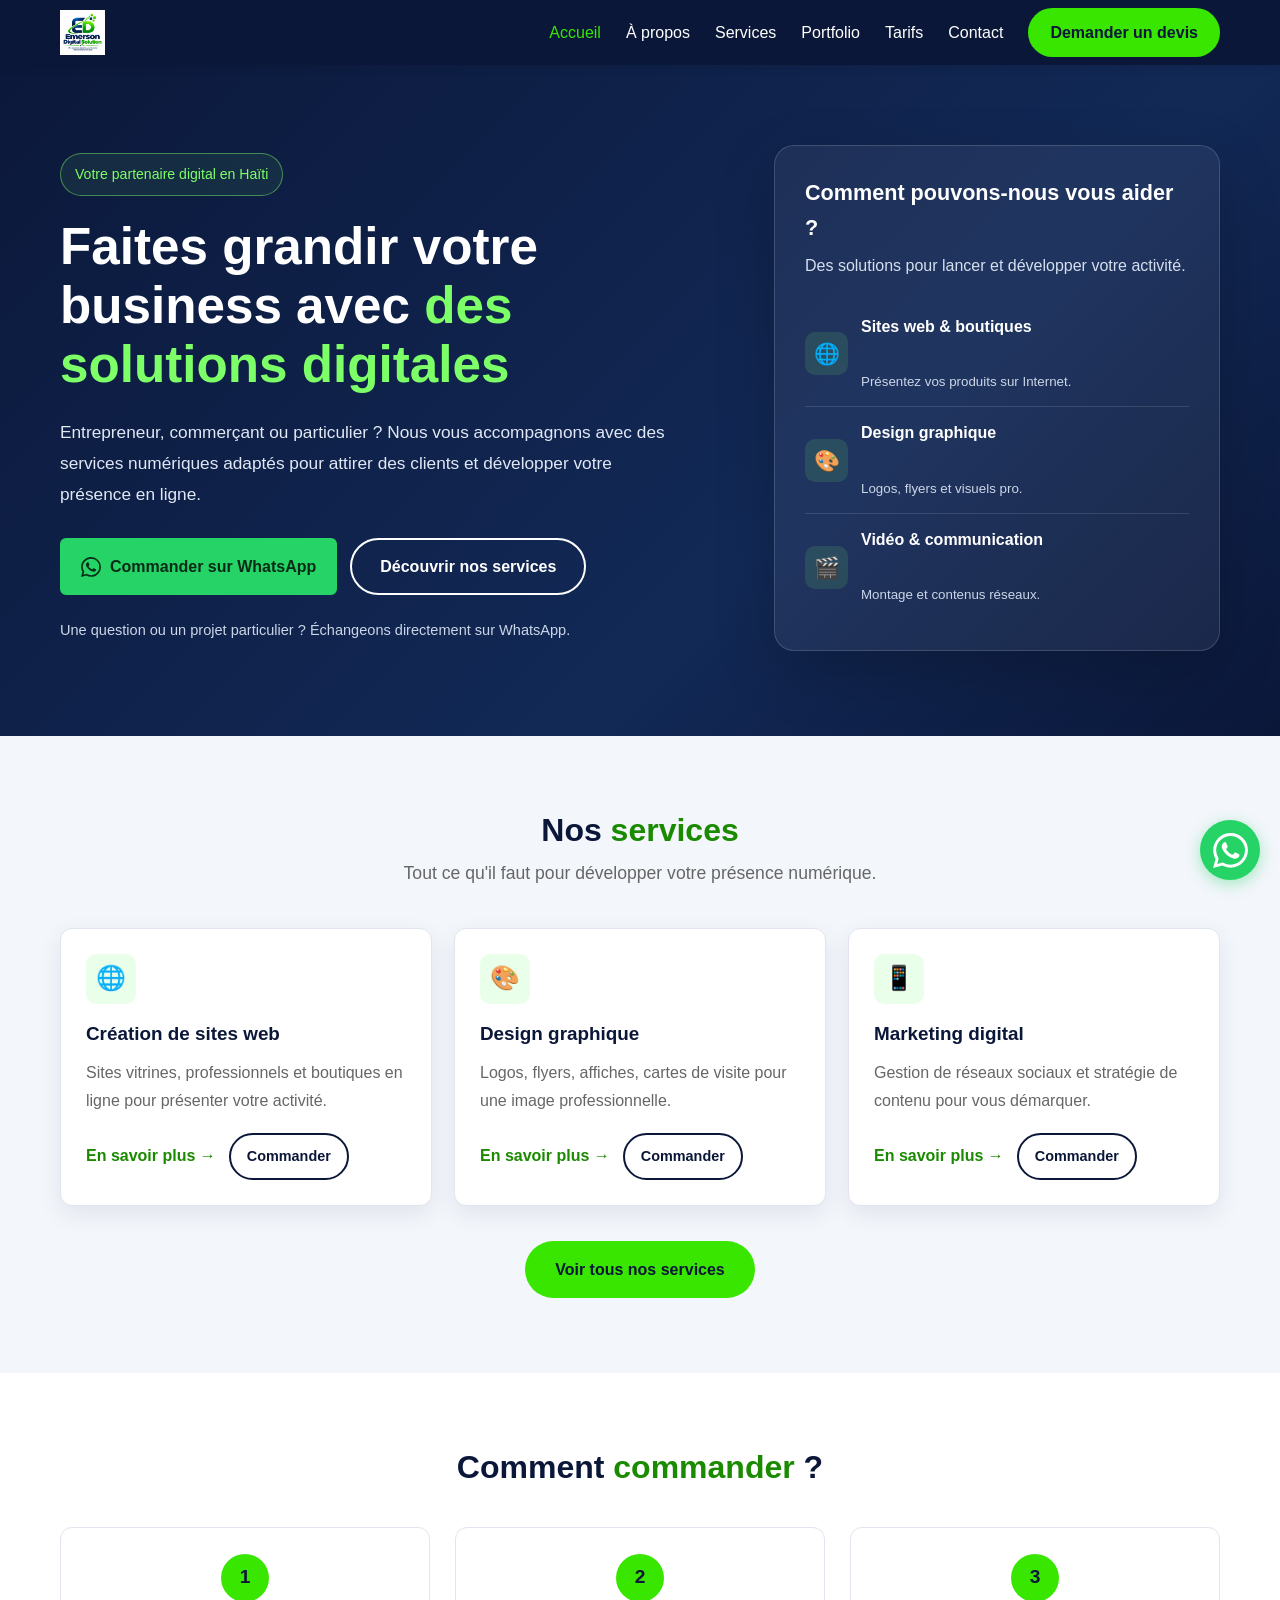
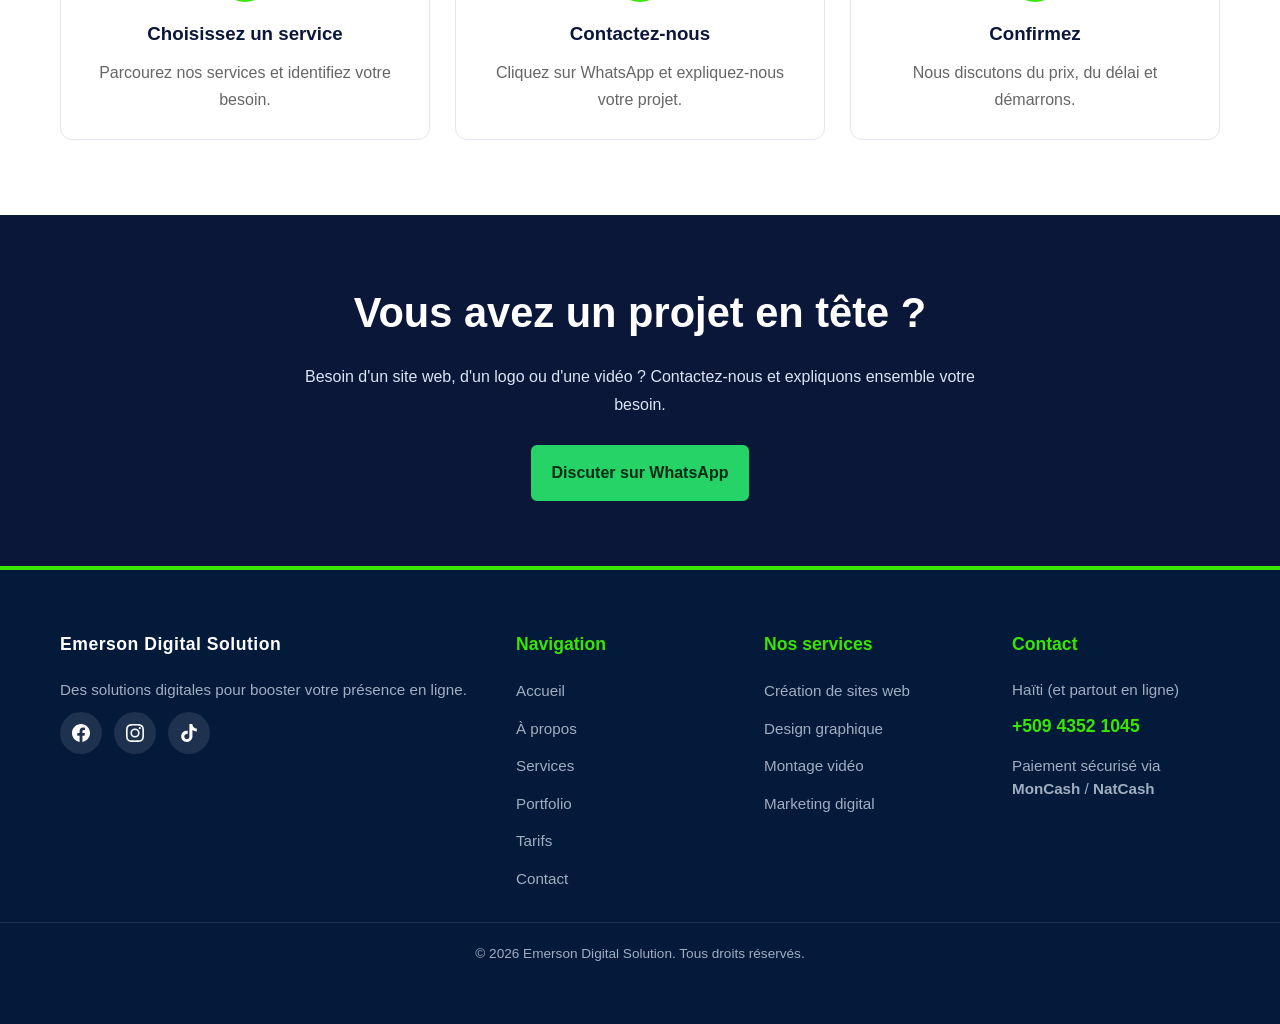
<file: index.html>
<!DOCTYPE html>
<html lang="fr">
<head>
    <meta charset="UTF-8">
    <meta name="viewport" content="width=device-width, initial-scale=1.0">
    <title>Emerson Digital Solution | Vos solutions digitales en Haïti</title>
    <meta name="description" content="Sites web, design graphique, montage vidéo, marketing digital. Emerson Digital Solution vous accompagne en Haïti. Commandez sur WhatsApp.">
    
    <meta name="theme-color" content="#0b1739">
    <link rel="canonical" href="https://votredomaine.com/index.html">
    <meta property="og:type" content="website">
    <meta property="og:title" content="Emerson Digital Solution | Vos solutions digitales">
    <meta property="og:description" content="Faites grandir votre business avec des solutions digitales adaptées. Commandez directement sur WhatsApp.">
    <meta property="og:image" content="https://votredomaine.com/site-web.jpg">
    
    <link rel="icon" type="image/png" sizes="32x32" href="favicon-32.png">
    <link rel="icon" type="image/png" sizes="16x16" href="favicon-16.png">
    <link rel="apple-touch-icon" sizes="180x180" href="apple-touch-icon.png">
    
    <link rel="stylesheet" href="style.css">
</head>
<body>
    <a href="#main" class="skip-link">Aller au contenu principal</a>

    <header class="header" id="header">
        <div class="container header-container">
            <a href="index.html" class="logo-link" aria-label="Emerson Digital Solution - Accueil">
                <img src="logo.png" alt="Logo Emerson Digital Solution" class="logo-img" width="160" height="45" fetchpriority="high">
            </a>
            <button class="menu-toggle" id="menu-toggle" aria-label="Ouvrir le menu" aria-expanded="false" aria-controls="nav">
                <span class="hamburger"></span><span class="hamburger"></span><span class="hamburger"></span>
            </button>
            <nav class="nav" id="nav" aria-label="Navigation principale">
                <ul class="nav-list">
                    <li><a href="index.html" class="nav-link" aria-current="page">Accueil</a></li>
                    <li><a href="a-propos.html" class="nav-link">À propos</a></li>
                    <li><a href="services.html" class="nav-link">Services</a></li>
                    <li><a href="portfolio.html" class="nav-link">Portfolio</a></li>
                    <li><a href="tarifs.html" class="nav-link">Tarifs</a></li>
                    <li><a href="contact.html" class="nav-link">Contact</a></li>
                    <li><a href="contact.html" class="btn btn-primary nav-cta">Demander un devis</a></li>
                </ul>
            </nav>
        </div>
    </header>

    <main id="main">
        <section class="home-hero">
            <div class="container">
                <div class="hero-content">
                    <span class="hero-badge">Votre partenaire digital en Haïti</span>
                    <h1>Faites grandir votre business avec <span>des solutions digitales</span></h1>
                    <p class="hero-description">Entrepreneur, commerçant ou particulier ? Nous vous accompagnons avec des services numériques adaptés pour attirer des clients et développer votre présence en ligne.</p>
                    <div class="hero-actions">
                        <a class="btn-whatsapp" href="https://wa.me/50943521045?text=Bonjour%20Emerson%20Digital%20Solution%20%21%20Je%20souhaite%20commander%20un%20service." target="_blank" rel="noopener noreferrer">
                            <svg viewBox="0 0 24 24" width="20" height="20" fill="currentColor" aria-hidden="true"><path d="M17.472 14.382c-.297-.149-1.758-.867-2.03-.967-.273-.099-.471-.148-.67.15-.197.297-.767.966-.94 1.164-.173.199-.347.223-.644.075-.297-.15-1.255-.463-2.39-1.475-.883-.788-1.48-1.761-1.653-2.059-.173-.297-.018-.458.13-.606.134-.133.298-.347.446-.52.149-.174.198-.298.298-.497.099-.198.05-.371-.025-.52-.075-.149-.669-1.612-.916-2.207-.242-.579-.487-.5-.669-.51-.173-.008-.371-.01-.57-.01-.198 0-.52.074-.792.372-.272.297-1.04 1.016-1.04 2.479 0 1.462 1.065 2.875 1.213 3.074.149.198 2.096 3.2 5.077 4.487.709.306 1.262.489 1.694.625.712.227 1.36.195 1.871.118.571-.085 1.758-.719 2.006-1.413.248-.694.248-1.289.173-1.413-.074-.124-.272-.198-.57-.347m-5.421 7.403h-.004a9.87 9.87 0 01-5.031-1.378l-.361-.214-3.741.982.998-3.648-.235-.374a9.86 9.86 0 01-1.51-5.26c.001-5.45 4.436-9.884 9.888-9.884 2.64 0 5.122 1.03 6.988 2.898a9.825 9.825 0 012.893 6.994c-.003 5.45-4.437 9.884-9.885 9.884m8.413-18.297A11.815 11.815 0 0012.05 0C5.495 0 .16 5.335.157 11.892c0 2.096.547 4.142 1.588 5.945L.057 24l6.305-1.654a11.882 11.882 0 005.683 1.448h.005c6.554 0 11.89-5.335 11.893-11.893a11.821 11.821 0 00-3.48-8.413Z"/></svg>
                            Commander sur WhatsApp
                        </a>
                        <a href="services.html" class="btn btn-outline" style="border-color: white; color: white;">Découvrir nos services</a>
                    </div>
                    <p class="hero-note">Une question ou un projet particulier ? Échangeons directement sur WhatsApp.</p>
                </div>
                <div class="hero-visual">
                    <h2>Comment pouvons-nous vous aider ?</h2>
                    <p>Des solutions pour lancer et développer votre activité.</p>
                    <div class="hero-service"><div class="hero-service-icon">🌐</div><div><strong>Sites web & boutiques</strong><br><small>Présentez vos produits sur Internet.</small></div></div>
                    <div class="hero-service"><div class="hero-service-icon">🎨</div><div><strong>Design graphique</strong><br><small>Logos, flyers et visuels pro.</small></div></div>
                    <div class="hero-service"><div class="hero-service-icon">🎬</div><div><strong>Vidéo & communication</strong><br><small>Montage et contenus réseaux.</small></div></div>
                </div>
            </div>
        </section>

        <section class="home-section" style="background: #f3f6fb; padding: 75px 0;">
            <div class="container">
                <div class="section-header text-center">
                    <h2 class="section-title">Nos <span class="text-green">services</span></h2>
                    <p class="section-subtitle">Tout ce qu'il faut pour développer votre présence numérique.</p>
                </div>
                <div class="services-home-grid">
                    <article class="home-service-card">
                        <div class="home-service-icon" style="width: 50px; height: 50px; background: #eaffea; border-radius: 10px; display: flex; align-items: center; justify-content: center; font-size: 1.5rem; margin-bottom: 15px;">🌐</div>
                        <h3>Création de sites web</h3>
                        <p>Sites vitrines, professionnels et boutiques en ligne pour présenter votre activité.</p>
                        <div class="service-actions"><a href="services.html" class="btn-text">En savoir plus →</a><a href="https://wa.me/50943521045?text=Je%20souhaite%20un%20site%20web." target="_blank" rel="noopener noreferrer" class="btn btn-sm btn-outline">Commander</a></div>
                    </article>
                    <article class="home-service-card">
                        <div class="home-service-icon" style="width: 50px; height: 50px; background: #eaffea; border-radius: 10px; display: flex; align-items: center; justify-content: center; font-size: 1.5rem; margin-bottom: 15px;">🎨</div>
                        <h3>Design graphique</h3>
                        <p>Logos, flyers, affiches, cartes de visite pour une image professionnelle.</p>
                        <div class="service-actions"><a href="services.html" class="btn-text">En savoir plus →</a><a href="https://wa.me/50943521045?text=Je%20souhaite%20du%20design%20graphique." target="_blank" rel="noopener noreferrer" class="btn btn-sm btn-outline">Commander</a></div>
                    </article>
                    <article class="home-service-card">
                        <div class="home-service-icon" style="width: 50px; height: 50px; background: #eaffea; border-radius: 10px; display: flex; align-items: center; justify-content: center; font-size: 1.5rem; margin-bottom: 15px;">📱</div>
                        <h3>Marketing digital</h3>
                        <p>Gestion de réseaux sociaux et stratégie de contenu pour vous démarquer.</p>
                        <div class="service-actions"><a href="services.html" class="btn-text">En savoir plus →</a><a href="https://wa.me/50943521045?text=Je%20souhaite%20du%20marketing%20digital." target="_blank" rel="noopener noreferrer" class="btn btn-sm btn-outline">Commander</a></div>
                    </article>
                </div>
                <div class="text-center" style="margin-top: 35px;"><a href="services.html" class="btn btn-primary">Voir tous nos services</a></div>
            </div>
        </section>

        <section class="home-section" style="padding: 75px 0;">
            <div class="container">
                <div class="section-header text-center">
                    <h2 class="section-title">Comment <span class="text-green">commander</span> ?</h2>
                </div>
                <div class="steps-grid">
                    <article class="step-card"><div class="step-number">1</div><h3>Choisissez un service</h3><p>Parcourez nos services et identifiez votre besoin.</p></article>
                    <article class="step-card"><div class="step-number">2</div><h3>Contactez-nous</h3><p>Cliquez sur WhatsApp et expliquez-nous votre projet.</p></article>
                    <article class="step-card"><div class="step-number">3</div><h3>Confirmez</h3><p>Nous discutons du prix, du délai et démarrons.</p></article>
                </div>
            </div>
        </section>

        <section class="home-cta">
            <div class="container">
                <h2>Vous avez un projet en tête ?</h2>
                <p>Besoin d'un site web, d'un logo ou d'une vidéo ? Contactez-nous et expliquons ensemble votre besoin.</p>
                <a class="btn-whatsapp" href="https://wa.me/50943521045?text=Bonjour%2C%20je%20voudrais%20discuter%20de%20mon%20projet." target="_blank" rel="noopener noreferrer">Discuter sur WhatsApp</a>
            </div>
        </section>
    </main>

    <footer class="footer">
        <div class="container footer-container">
            <div class="footer-col footer-brand">
                <h3 class="footer-title">Emerson Digital Solution</h3>
                <p class="footer-desc">Des solutions digitales pour booster votre présence en ligne.</p>
                <div class="footer-socials">
                    <a href="https://www.facebook.com/profile.php?id=61591549331168" target="_blank" rel="noopener noreferrer" aria-label="Suivez-nous sur Facebook"><svg viewBox="0 0 24 24" fill="currentColor"><path d="M24 12.073c0-6.627-5.373-12-12-12s-12 5.373-12 12c0 5.99 4.388 10.954 10.125 11.854v-8.385H7.078v-3.469h3.047V9.43c0-3.007 1.792-4.669 4.533-4.669 1.312 0 2.686.235 2.686.235v2.953H15.83c-1.491 0-1.956.925-1.956 1.874v2.25h3.328l-.532 3.469h-2.796v8.385C19.612 23.027 24 18.062 24 12.073z"/></svg></a>
                    <a href="https://www.instagram.com/daaremerson" target="_blank" rel="noopener noreferrer" aria-label="Suivez-nous sur Instagram"><svg viewBox="0 0 24 24" fill="currentColor"><path d="M12 2.163c3.204 0 3.584.012 4.85.07 3.252.148 4.771 1.691 4.919 4.919.058 1.265.069 1.645.069 4.849 0 3.205-.012 3.584-.069 4.849-.149 3.225-1.664 4.771-4.919 4.919-1.266.058-1.644.07-4.85.07-3.204 0-3.584-.012-4.849-.07-3.26-.149-4.771-1.699-4.919-4.92-.058-1.265-.07-1.644-.07-4.849 0-3.204.013-3.583.07-4.849.149-3.227 1.664-4.771 4.919-4.919 1.266-.057 1.645-.069 4.849-.069zM12 0C8.741 0 8.333.014 7.053.072 2.695.272.273 2.69.073 7.052.014 8.333 0 8.741 0 12c0 3.259.014 3.668.072 4.948.2 4.358 2.618 6.78 6.98 6.98C8.333 23.986 8.741 24 12 24c3.259 0 3.668-.014 4.948-.072 4.354-.2 6.782-2.618 6.979-6.98.059-1.28.073-1.689.073-4.948 0-3.259-.014-3.667-.072-4.947-.196-4.354-2.617-6.78-6.979-6.98C15.668.014 15.259 0 12 0zm0 5.838a6.162 6.162 0 100 12.324 6.162 6.162 0 000-12.324zM12 16a4 4 0 110-8 4 4 0 010 8zm6.406-11.845a1.44 1.44 0 100 2.881 1.44 1.44 0 000-2.881z"/></svg></a>
                    <a href="https://www.tiktok.com/@emerson_digital_solution" target="_blank" rel="noopener noreferrer" aria-label="Suivez-nous sur TikTok"><svg viewBox="0 0 24 24" fill="currentColor"><path d="M12.525.02c1.31-.02 2.61-.01 3.91-.02.08 1.53.63 3.09 1.75 4.17 1.12 1.11 2.7 1.62 4.24 1.79v4.03c-1.44-.05-2.89-.35-4.2-.97-.57-.26-1.1-.59-1.62-.93-.01 2.92.01 5.84-.02 8.75-.08 1.4-.54 2.79-1.35 3.94-1.31 1.92-3.58 3.17-5.91 3.21-1.43.08-2.86-.31-4.08-1.03-2.02-1.19-3.44-3.37-3.65-5.71-.02-.5-.03-1-.01-1.49.18-1.9 1.12-3.72 2.58-4.96 1.66-1.44 3.98-2.13 6.15-1.72.02 1.48-.04 2.96-.04 4.44-.99-.32-2.15-.23-3.02.37-.63.41-1.11 1.04-1.36 1.75-.21.51-.15 1.07-.14 1.61.24 1.64 1.82 3.02 3.5 2.87 1.12-.01 2.19-.66 2.77-1.61.19-.33.4-.67.41-1.06.1-1.79.06-3.57.07-5.36.01-4.03-.01-8.05.02-12.07z"/></svg></a>
                </div>
            </div>
            <div class="footer-col"><h3>Navigation</h3><ul><li><a href="index.html">Accueil</a></li><li><a href="a-propos.html">À propos</a></li><li><a href="services.html">Services</a></li><li><a href="portfolio.html">Portfolio</a></li><li><a href="tarifs.html">Tarifs</a></li><li><a href="contact.html">Contact</a></li></ul></div>
            <div class="footer-col"><h3>Nos services</h3><ul><li><a href="services.html">Création de sites web</a></li><li><a href="services.html">Design graphique</a></li><li><a href="services.html">Montage vidéo</a></li><li><a href="services.html">Marketing digital</a></li></ul></div>
            <div class="footer-col"><h3>Contact</h3><p>Haïti (et partout en ligne)</p><p><a href="https://wa.me/50943521045" target="_blank" rel="noopener noreferrer" class="footer-phone">+509 4352 1045</a></p><p class="footer-payment">Paiement sécurisé via<br><strong>MonCash</strong> / <strong>NatCash</strong></p></div>
        </div>
        <div class="footer-bottom text-center"><p>&copy; <span id="year"></span> Emerson Digital Solution. Tous droits réservés.</p></div>
    </footer>

    <a href="https://wa.me/50943521045?text=Bonjour%2C%20j'aimerais%20discuter%20d'un%20projet." target="_blank" rel="noopener noreferrer" class="whatsapp-float" aria-label="Discuter sur WhatsApp">
        <svg viewBox="0 0 24 24" fill="currentColor" aria-hidden="true"><path d="M17.472 14.382c-.297-.149-1.758-.867-2.03-.967-.273-.099-.471-.148-.67.15-.197.297-.767.966-.94 1.164-.173.199-.347.223-.644.075-.297-.15-1.255-.463-2.39-1.475-.883-.788-1.48-1.761-1.653-2.059-.173-.297-.018-.458.13-.606.134-.133.298-.347.446-.52.149-.174.198-.298.298-.497.099-.198.05-.371-.025-.52-.075-.149-.669-1.612-.916-2.207-.242-.579-.487-.5-.669-.51-.173-.008-.371-.01-.57-.01-.198 0-.52.074-.792.372-.272.297-1.04 1.016-1.04 2.479 0 1.462 1.065 2.875 1.213 3.074.149.198 2.096 3.2 5.077 4.487.709.306 1.262.489 1.694.625.712.227 1.36.195 1.871.118.571-.085 1.758-.719 2.006-1.413.248-.694.248-1.289.173-1.413-.074-.124-.272-.198-.57-.347m-5.421 7.403h-.004a9.87 9.87 0 01-5.031-1.378l-.361-.214-3.741.982.998-3.648-.235-.374a9.86 9.86 0 01-1.51-5.26c.001-5.45 4.436-9.884 9.888-9.884 2.64 0 5.122 1.03 6.988 2.898a9.825 9.825 0 012.893 6.994c-.003 5.45-4.437 9.884-9.885 9.884m8.413-18.297A11.815 11.815 0 0012.05 0C5.495 0 .16 5.335.157 11.892c0 2.096.547 4.142 1.588 5.945L.057 24l6.305-1.654a11.882 11.882 0 005.683 1.448h.005c6.554 0 11.89-5.335 11.893-11.893a11.821 11.821 0 00-3.48-8.413Z"/></svg>
    </a>

    <script src="script.js"></script>
</body>
</html>
</file>
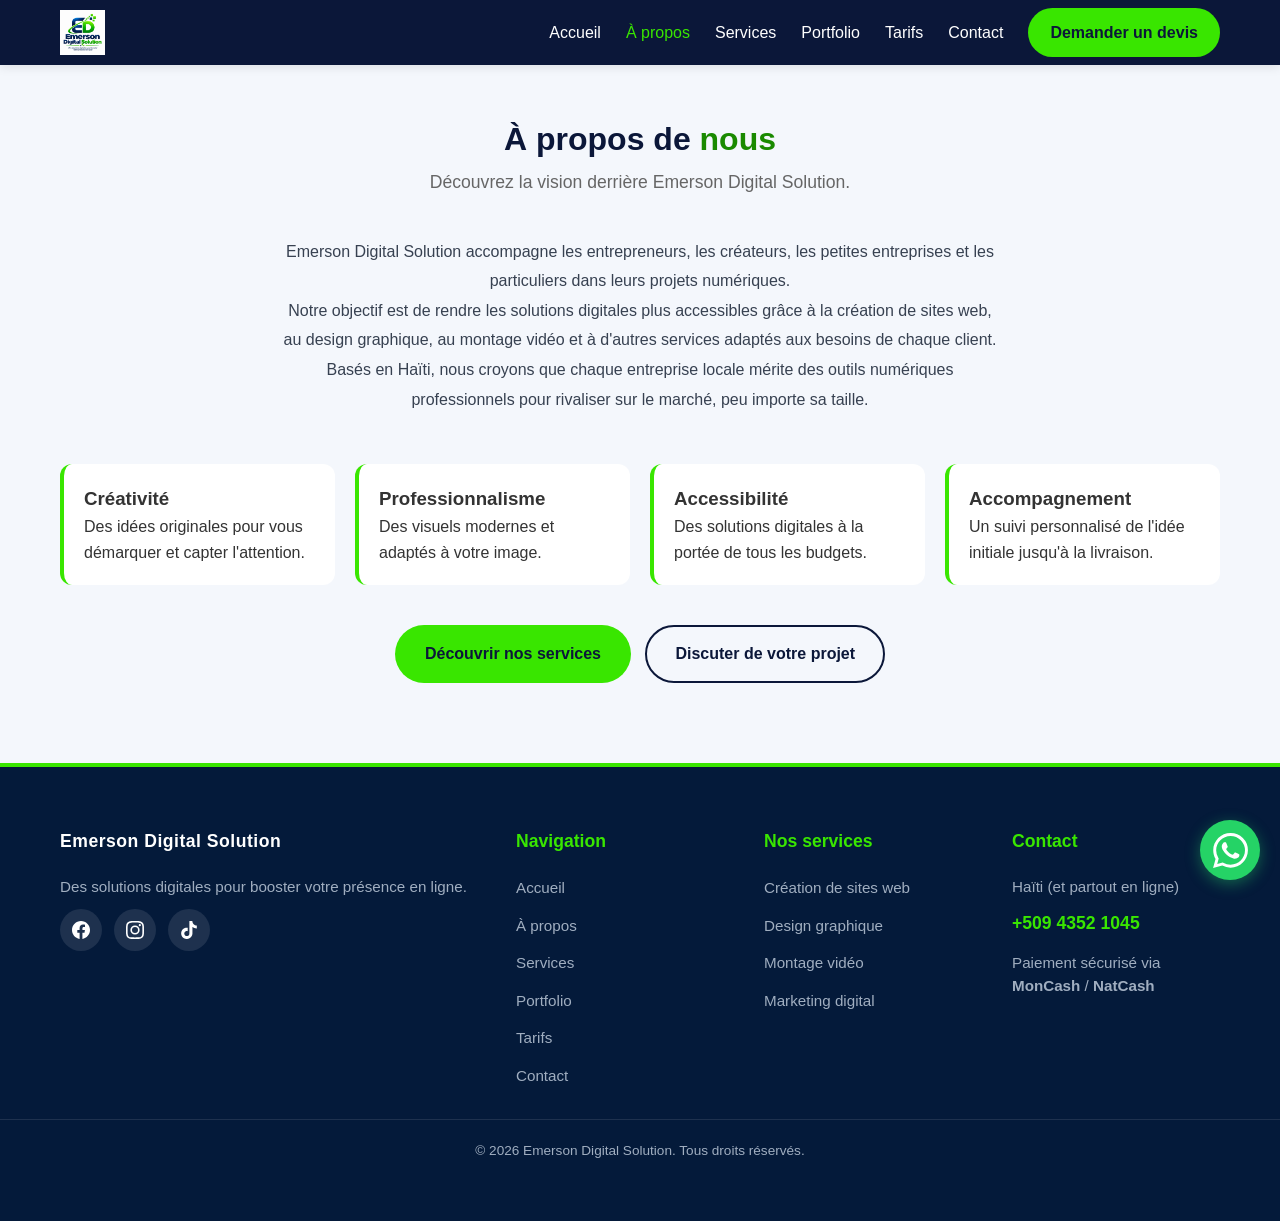
<file: a-propos.html>
<!DOCTYPE html>
<html lang="fr">
<head>
    <meta charset="UTF-8">
    <meta name="viewport" content="width=device-width, initial-scale=1.0">
    <title>À propos | Emerson Digital Solution</title>
    <meta name="description" content="Découvrez Emerson Digital Solution, notre mission et nos valeurs pour accompagner les entreprises en Haïti.">
    <meta name="theme-color" content="#0b1739">
    <link rel="canonical" href="https://votredomaine.com/a-propos.html">
    <link rel="icon" type="image/png" sizes="32x32" href="favicon-32.png">
    <link rel="icon" type="image/png" sizes="16x16" href="favicon-16.png">
    <link rel="stylesheet" href="style.css">
</head>
<body>
    <a href="#main" class="skip-link">Aller au contenu principal</a>

    <header class="header" id="header">
        <div class="container header-container">
            <a href="index.html" class="logo-link" aria-label="Emerson Digital Solution - Accueil">
                <img src="logo.png" alt="Logo Emerson Digital Solution" class="logo-img" width="160" height="45">
            </a>
            <button class="menu-toggle" id="menu-toggle" aria-label="Ouvrir le menu" aria-expanded="false" aria-controls="nav">
                <span class="hamburger"></span><span class="hamburger"></span><span class="hamburger"></span>
            </button>
            <nav class="nav" id="nav" aria-label="Navigation principale">
                <ul class="nav-list">
                    <li><a href="index.html" class="nav-link">Accueil</a></li>
                    <li><a href="a-propos.html" class="nav-link" aria-current="page">À propos</a></li>
                    <li><a href="services.html" class="nav-link">Services</a></li>
                    <li><a href="portfolio.html" class="nav-link">Portfolio</a></li>
                    <li><a href="tarifs.html" class="nav-link">Tarifs</a></li>
                    <li><a href="contact.html" class="nav-link">Contact</a></li>
                    <li><a href="contact.html" class="btn btn-primary nav-cta">Demander un devis</a></li>
                </ul>
            </nav>
        </div>
    </header>

    <main id="main">
        <section class="section a-propos" style="padding-top: 120px; background-color: var(--bg-light);">
            <div class="container">
                <div class="section-header text-center">
                    <h1 class="section-title">À propos de <span class="text-green">nous</span></h1>
                    <p class="section-subtitle">Découvrez la vision derrière Emerson Digital Solution.</p>
                </div>

                <div class="about-content" style="max-width: 720px; margin: 0 auto 50px; line-height: 1.85; color: #374151; text-align: center;">
                    <p>Emerson Digital Solution accompagne les entrepreneurs, les créateurs, les petites entreprises et les particuliers dans leurs projets numériques.</p>
                    <p>Notre objectif est de rendre les solutions digitales plus accessibles grâce à la création de sites web, au design graphique, au montage vidéo et à d'autres services adaptés aux besoins de chaque client.</p>
                    <p>Basés en Haïti, nous croyons que chaque entreprise locale mérite des outils numériques professionnels pour rivaliser sur le marché, peu importe sa taille.</p>
                </div>

                <div class="grid-4 values-grid" style="display: grid; gap: 20px; grid-template-columns: repeat(auto-fit, minmax(200px, 1fr));">
                    <div class="value-card" style="background: #fff; padding: 20px; border-radius: 12px; border-left: 4px solid var(--green);">
                        <h3>Créativité</h3>
                        <p>Des idées originales pour vous démarquer et capter l'attention.</p>
                    </div>
                    <div class="value-card" style="background: #fff; padding: 20px; border-radius: 12px; border-left: 4px solid var(--green);">
                        <h3>Professionnalisme</h3>
                        <p>Des visuels modernes et adaptés à votre image.</p>
                    </div>
                    <div class="value-card" style="background: #fff; padding: 20px; border-radius: 12px; border-left: 4px solid var(--green);">
                        <h3>Accessibilité</h3>
                        <p>Des solutions digitales à la portée de tous les budgets.</p>
                    </div>
                    <div class="value-card" style="background: #fff; padding: 20px; border-radius: 12px; border-left: 4px solid var(--green);">
                        <h3>Accompagnement</h3>
                        <p>Un suivi personnalisé de l'idée initiale jusqu'à la livraison.</p>
                    </div>
                </div>

                <div class="text-center" style="margin-top: 40px;">
                    <a href="services.html" class="btn btn-primary">Découvrir nos services</a>
                    <a href="contact.html" class="btn btn-outline" style="margin-left: 10px;">Discuter de votre projet</a>
                </div>
            </div>
        </section>
    </main>

    <footer class="footer">
        <div class="container footer-container">
            <div class="footer-col footer-brand">
                <h3 class="footer-title">Emerson Digital Solution</h3>
                <p class="footer-desc">Des solutions digitales pour booster votre présence en ligne.</p>
                <div class="footer-socials">
                    <a href="https://www.facebook.com/profile.php?id=61591549331168" target="_blank" rel="noopener noreferrer" aria-label="Suivez-nous sur Facebook"><svg viewBox="0 0 24 24" fill="currentColor"><path d="M24 12.073c0-6.627-5.373-12-12-12s-12 5.373-12 12c0 5.99 4.388 10.954 10.125 11.854v-8.385H7.078v-3.469h3.047V9.43c0-3.007 1.792-4.669 4.533-4.669 1.312 0 2.686.235 2.686.235v2.953H15.83c-1.491 0-1.956.925-1.956 1.874v2.25h3.328l-.532 3.469h-2.796v8.385C19.612 23.027 24 18.062 24 12.073z"/></svg></a>
                    <a href="https://www.instagram.com/daaremerson" target="_blank" rel="noopener noreferrer" aria-label="Suivez-nous sur Instagram"><svg viewBox="0 0 24 24" fill="currentColor"><path d="M12 2.163c3.204 0 3.584.012 4.85.07 3.252.148 4.771 1.691 4.919 4.919.058 1.265.069 1.645.069 4.849 0 3.205-.012 3.584-.069 4.849-.149 3.225-1.664 4.771-4.919 4.919-1.266.058-1.644.07-4.85.07-3.204 0-3.584-.012-4.849-.07-3.26-.149-4.771-1.699-4.919-4.92-.058-1.265-.07-1.644-.07-4.849 0-3.204.013-3.583.07-4.849.149-3.227 1.664-4.771 4.919-4.919 1.266-.057 1.645-.069 4.849-.069zM12 0C8.741 0 8.333.014 7.053.072 2.695.272.273 2.69.073 7.052.014 8.333 0 8.741 0 12c0 3.259.014 3.668.072 4.948.2 4.358 2.618 6.78 6.98 6.98C8.333 23.986 8.741 24 12 24c3.259 0 3.668-.014 4.948-.072 4.354-.2 6.782-2.618 6.979-6.98.059-1.28.073-1.689.073-4.948 0-3.259-.014-3.667-.072-4.947-.196-4.354-2.617-6.78-6.979-6.98C15.668.014 15.259 0 12 0zm0 5.838a6.162 6.162 0 100 12.324 6.162 6.162 0 000-12.324zM12 16a4 4 0 110-8 4 4 0 010 8zm6.406-11.845a1.44 1.44 0 100 2.881 1.44 1.44 0 000-2.881z"/></svg></a>
                    <a href="https://www.tiktok.com/@emerson_digital_solution" target="_blank" rel="noopener noreferrer" aria-label="Suivez-nous sur TikTok"><svg viewBox="0 0 24 24" fill="currentColor"><path d="M12.525.02c1.31-.02 2.61-.01 3.91-.02.08 1.53.63 3.09 1.75 4.17 1.12 1.11 2.7 1.62 4.24 1.79v4.03c-1.44-.05-2.89-.35-4.2-.97-.57-.26-1.1-.59-1.62-.93-.01 2.92.01 5.84-.02 8.75-.08 1.4-.54 2.79-1.35 3.94-1.31 1.92-3.58 3.17-5.91 3.21-1.43.08-2.86-.31-4.08-1.03-2.02-1.19-3.44-3.37-3.65-5.71-.02-.5-.03-1-.01-1.49.18-1.9 1.12-3.72 2.58-4.96 1.66-1.44 3.98-2.13 6.15-1.72.02 1.48-.04 2.96-.04 4.44-.99-.32-2.15-.23-3.02.37-.63.41-1.11 1.04-1.36 1.75-.21.51-.15 1.07-.14 1.61.24 1.64 1.82 3.02 3.5 2.87 1.12-.01 2.19-.66 2.77-1.61.19-.33.4-.67.41-1.06.1-1.79.06-3.57.07-5.36.01-4.03-.01-8.05.02-12.07z"/></svg></a>
                </div>
            </div>
            <div class="footer-col"><h3>Navigation</h3><ul><li><a href="index.html">Accueil</a></li><li><a href="a-propos.html">À propos</a></li><li><a href="services.html">Services</a></li><li><a href="portfolio.html">Portfolio</a></li><li><a href="tarifs.html">Tarifs</a></li><li><a href="contact.html">Contact</a></li></ul></div>
            <div class="footer-col"><h3>Nos services</h3><ul><li><a href="services.html">Création de sites web</a></li><li><a href="services.html">Design graphique</a></li><li><a href="services.html">Montage vidéo</a></li><li><a href="services.html">Marketing digital</a></li></ul></div>
            <div class="footer-col"><h3>Contact</h3><p>Haïti (et partout en ligne)</p><p><a href="https://wa.me/50943521045" target="_blank" rel="noopener noreferrer" class="footer-phone">+509 4352 1045</a></p><p class="footer-payment">Paiement sécurisé via<br><strong>MonCash</strong> / <strong>NatCash</strong></p></div>
        </div>
        <div class="footer-bottom text-center"><p>&copy; <span id="year"></span> Emerson Digital Solution. Tous droits réservés.</p></div>
    </footer>

    <a href="https://wa.me/50943521045?text=Bonjour%2C%20j'aimerais%20discuter%20d'un%20projet." target="_blank" rel="noopener noreferrer" class="whatsapp-float" aria-label="Discuter sur WhatsApp">
        <svg viewBox="0 0 24 24" fill="currentColor" aria-hidden="true"><path d="M17.472 14.382c-.297-.149-1.758-.867-2.03-.967-.273-.099-.471-.148-.67.15-.197.297-.767.966-.94 1.164-.173.199-.347.223-.644.075-.297-.15-1.255-.463-2.39-1.475-.883-.788-1.48-1.761-1.653-2.059-.173-.297-.018-.458.13-.606.134-.133.298-.347.446-.52.149-.174.198-.298.298-.497.099-.198.05-.371-.025-.52-.075-.149-.669-1.612-.916-2.207-.242-.579-.487-.5-.669-.51-.173-.008-.371-.01-.57-.01-.198 0-.52.074-.792.372-.272.297-1.04 1.016-1.04 2.479 0 1.462 1.065 2.875 1.213 3.074.149.198 2.096 3.2 5.077 4.487.709.306 1.262.489 1.694.625.712.227 1.36.195 1.871.118.571-.085 1.758-.719 2.006-1.413.248-.694.248-1.289.173-1.413-.074-.124-.272-.198-.57-.347m-5.421 7.403h-.004a9.87 9.87 0 01-5.031-1.378l-.361-.214-3.741.982.998-3.648-.235-.374a9.86 9.86 0 01-1.51-5.26c.001-5.45 4.436-9.884 9.888-9.884 2.64 0 5.122 1.03 6.988 2.898a9.825 9.825 0 012.893 6.994c-.003 5.45-4.437 9.884-9.885 9.884m8.413-18.297A11.815 11.815 0 0012.05 0C5.495 0 .16 5.335.157 11.892c0 2.096.547 4.142 1.588 5.945L.057 24l6.305-1.654a11.882 11.882 0 005.683 1.448h.005c6.554 0 11.89-5.335 11.893-11.893a11.821 11.821 0 00-3.48-8.413Z"/></svg>
    </a>

    <script src="script.js"></script>
</body>
</html>
</file>
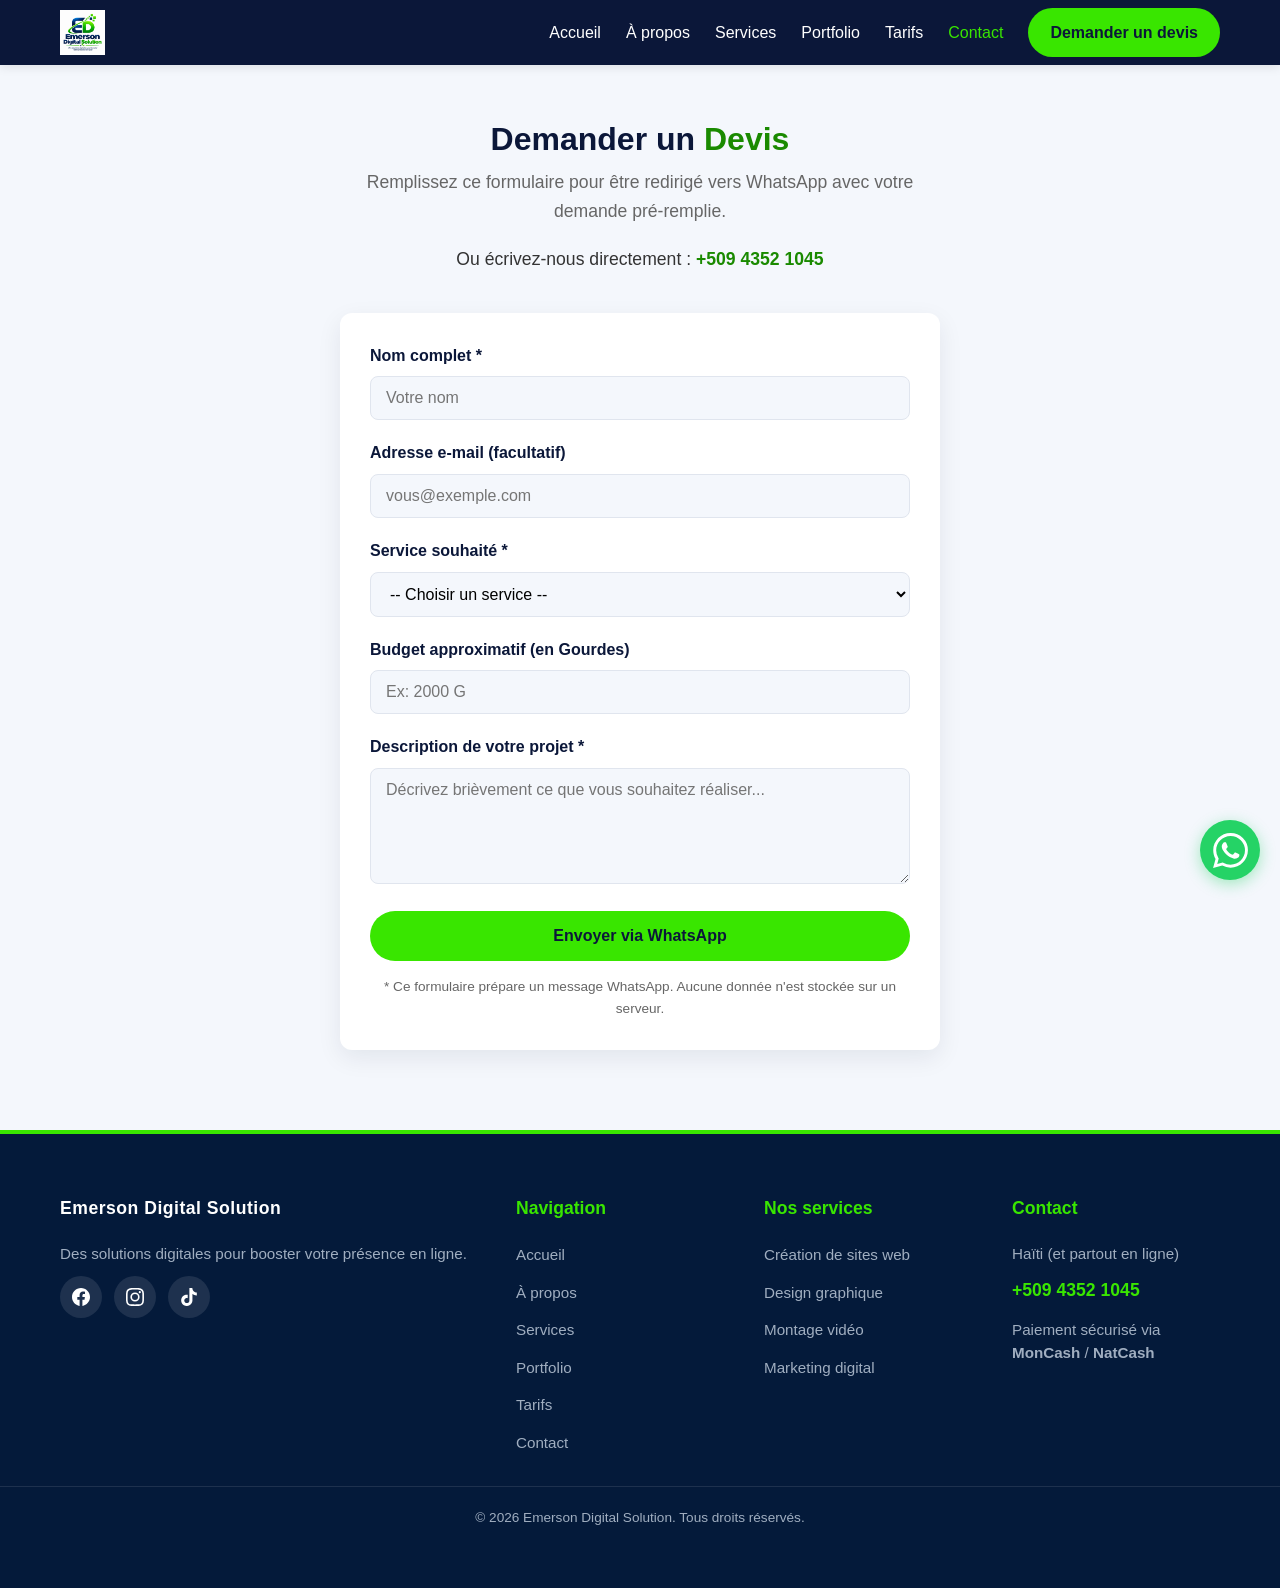
<file: contact.html>
<!DOCTYPE html>
<html lang="fr">
<head>
    <meta charset="UTF-8">
    <meta name="viewport" content="width=device-width, initial-scale=1.0">
    <title>Contact & Devis | Emerson Digital Solution</title>
    <meta name="description" content="Contactez Emerson Digital Solution pour discuter de votre projet ou demander un devis gratuit.">
    <meta name="theme-color" content="#0b1739">
    <link rel="canonical" href="https://votredomaine.com/contact.html">
    <link rel="icon" type="image/png" sizes="32x32" href="favicon-32.png">
    <link rel="icon" type="image/png" sizes="16x16" href="favicon-16.png">
    <link rel="stylesheet" href="style.css">
</head>
<body>
    <a href="#main" class="skip-link">Aller au contenu principal</a>

    <header class="header" id="header">
        <div class="container header-container">
            <a href="index.html" class="logo-link" aria-label="Emerson Digital Solution - Accueil">
                <img src="logo.png" alt="Logo Emerson Digital Solution" class="logo-img" width="160" height="45">
            </a>
            <button class="menu-toggle" id="menu-toggle" aria-label="Ouvrir le menu" aria-expanded="false" aria-controls="nav">
                <span class="hamburger"></span><span class="hamburger"></span><span class="hamburger"></span>
            </button>
            <nav class="nav" id="nav" aria-label="Navigation principale">
                <ul class="nav-list">
                    <li><a href="index.html" class="nav-link">Accueil</a></li>
                    <li><a href="a-propos.html" class="nav-link">À propos</a></li>
                    <li><a href="services.html" class="nav-link">Services</a></li>
                    <li><a href="portfolio.html" class="nav-link">Portfolio</a></li>
                    <li><a href="tarifs.html" class="nav-link">Tarifs</a></li>
                    <li><a href="contact.html" class="nav-link" aria-current="page">Contact</a></li>
                    <li><a href="contact.html" class="btn btn-primary nav-cta">Demander un devis</a></li>
                </ul>
            </nav>
        </div>
    </header>

    <main id="main">
        <section class="section contact-section" style="padding-top: 120px; min-height: 80vh;">
            <div class="container">
                <div class="section-header text-center">
                    <h1 class="section-title">Demander un <span class="text-green">Devis</span></h1>
                    <p class="section-subtitle">Remplissez ce formulaire pour être redirigé vers WhatsApp avec votre demande pré-remplie.</p>
                    
                    <p style="margin-top: 20px; font-size: 1.1rem;">
                        Ou écrivez-nous directement : 
                        <a href="https://wa.me/50943521045?text=Bonjour%2C%20je%20souhaite%20un%20devis." target="_blank" rel="noopener noreferrer" style="color: var(--green-text); font-weight: bold;">+509 4352 1045</a>
                    </p>
                </div>

                <div class="contact-wrapper">
                    <form id="devis-form" class="contact-form">
                        <div class="form-group">
                            <label for="name">Nom complet *</label>
                            <input type="text" id="name" name="name" placeholder="Votre nom" required autocomplete="name">
                        </div>

                        <div class="form-group">
                            <label for="email">Adresse e-mail (facultatif)</label>
                            <input type="email" id="email" name="email" placeholder="vous@exemple.com" autocomplete="email" inputmode="email">
                        </div>

                        <div class="form-group">
                            <label for="service">Service souhaité *</label>
                            <select id="service" name="service" required>
                                <option value="" disabled selected>-- Choisir un service --</option>
                                <option value="Site web">Création de site web</option>
                                <option value="Logo">Création de logo</option>
                                <option value="Flyer">Flyers / Affiches</option>
                                <option value="Visuel réseaux">Visuels réseaux sociaux</option>
                                <option value="Vidéo">Montage vidéo</option>
                                <option value="Autre">Autre demande</option>
                            </select>
                        </div>

                        <div class="form-group">
                            <label for="budget">Budget approximatif (en Gourdes)</label>
                            <input type="text" id="budget" name="budget" placeholder="Ex: 2000 G" inputmode="numeric">
                        </div>

                        <div class="form-group">
                            <label for="description">Description de votre projet *</label>
                            <textarea id="description" name="description" rows="5" placeholder="Décrivez brièvement ce que vous souhaitez réaliser..." required></textarea>
                        </div>

                        <button type="submit" class="btn btn-primary btn-block">Envoyer via WhatsApp</button>
                        <p class="form-note">* Ce formulaire prépare un message WhatsApp. Aucune donnée n'est stockée sur un serveur.</p>
                    </form>
                </div>
            </div>
        </section>
    </main>

    <footer class="footer">
        <div class="container footer-container">
            <div class="footer-col footer-brand">
                <h3 class="footer-title">Emerson Digital Solution</h3>
                <p class="footer-desc">Des solutions digitales pour booster votre présence en ligne.</p>
                <div class="footer-socials">
                    <a href="https://www.facebook.com/profile.php?id=61591549331168" target="_blank" rel="noopener noreferrer" aria-label="Suivez-nous sur Facebook"><svg viewBox="0 0 24 24" fill="currentColor"><path d="M24 12.073c0-6.627-5.373-12-12-12s-12 5.373-12 12c0 5.99 4.388 10.954 10.125 11.854v-8.385H7.078v-3.469h3.047V9.43c0-3.007 1.792-4.669 4.533-4.669 1.312 0 2.686.235 2.686.235v2.953H15.83c-1.491 0-1.956.925-1.956 1.874v2.25h3.328l-.532 3.469h-2.796v8.385C19.612 23.027 24 18.062 24 12.073z"/></svg></a>
                    <a href="https://www.instagram.com/daaremerson" target="_blank" rel="noopener noreferrer" aria-label="Suivez-nous sur Instagram"><svg viewBox="0 0 24 24" fill="currentColor"><path d="M12 2.163c3.204 0 3.584.012 4.85.07 3.252.148 4.771 1.691 4.919 4.919.058 1.265.069 1.645.069 4.849 0 3.205-.012 3.584-.069 4.849-.149 3.225-1.664 4.771-4.919 4.919-1.266.058-1.644.07-4.85.07-3.204 0-3.584-.012-4.849-.07-3.26-.149-4.771-1.699-4.919-4.92-.058-1.265-.07-1.644-.07-4.849 0-3.204.013-3.583.07-4.849.149-3.227 1.664-4.771 4.919-4.919 1.266-.057 1.645-.069 4.849-.069zM12 0C8.741 0 8.333.014 7.053.072 2.695.272.273 2.69.073 7.052.014 8.333 0 8.741 0 12c0 3.259.014 3.668.072 4.948.2 4.358 2.618 6.78 6.98 6.98C8.333 23.986 8.741 24 12 24c3.259 0 3.668-.014 4.948-.072 4.354-.2 6.782-2.618 6.979-6.98.059-1.28.073-1.689.073-4.948 0-3.259-.014-3.667-.072-4.947-.196-4.354-2.617-6.78-6.979-6.98C15.668.014 15.259 0 12 0zm0 5.838a6.162 6.162 0 100 12.324 6.162 6.162 0 000-12.324zM12 16a4 4 0 110-8 4 4 0 010 8zm6.406-11.845a1.44 1.44 0 100 2.881 1.44 1.44 0 000-2.881z"/></svg></a>
                    <a href="https://www.tiktok.com/@emerson_digital_solution" target="_blank" rel="noopener noreferrer" aria-label="Suivez-nous sur TikTok"><svg viewBox="0 0 24 24" fill="currentColor"><path d="M12.525.02c1.31-.02 2.61-.01 3.91-.02.08 1.53.63 3.09 1.75 4.17 1.12 1.11 2.7 1.62 4.24 1.79v4.03c-1.44-.05-2.89-.35-4.2-.97-.57-.26-1.1-.59-1.62-.93-.01 2.92.01 5.84-.02 8.75-.08 1.4-.54 2.79-1.35 3.94-1.31 1.92-3.58 3.17-5.91 3.21-1.43.08-2.86-.31-4.08-1.03-2.02-1.19-3.44-3.37-3.65-5.71-.02-.5-.03-1-.01-1.49.18-1.9 1.12-3.72 2.58-4.96 1.66-1.44 3.98-2.13 6.15-1.72.02 1.48-.04 2.96-.04 4.44-.99-.32-2.15-.23-3.02.37-.63.41-1.11 1.04-1.36 1.75-.21.51-.15 1.07-.14 1.61.24 1.64 1.82 3.02 3.5 2.87 1.12-.01 2.19-.66 2.77-1.61.19-.33.4-.67.41-1.06.1-1.79.06-3.57.07-5.36.01-4.03-.01-8.05.02-12.07z"/></svg></a>
                </div>
            </div>
            <div class="footer-col"><h3>Navigation</h3><ul><li><a href="index.html">Accueil</a></li><li><a href="a-propos.html">À propos</a></li><li><a href="services.html">Services</a></li><li><a href="portfolio.html">Portfolio</a></li><li><a href="tarifs.html">Tarifs</a></li><li><a href="contact.html">Contact</a></li></ul></div>
            <div class="footer-col"><h3>Nos services</h3><ul><li><a href="services.html">Création de sites web</a></li><li><a href="services.html">Design graphique</a></li><li><a href="services.html">Montage vidéo</a></li><li><a href="services.html">Marketing digital</a></li></ul></div>
            <div class="footer-col"><h3>Contact</h3><p>Haïti (et partout en ligne)</p><p><a href="https://wa.me/50943521045" target="_blank" rel="noopener noreferrer" class="footer-phone">+509 4352 1045</a></p><p class="footer-payment">Paiement sécurisé via<br><strong>MonCash</strong> / <strong>NatCash</strong></p></div>
        </div>
        <div class="footer-bottom text-center"><p>&copy; <span id="year"></span> Emerson Digital Solution. Tous droits réservés.</p></div>
    </footer>

    <a href="https://wa.me/50943521045?text=Bonjour%2C%20j'aimerais%20discuter%20d'un%20projet." target="_blank" rel="noopener noreferrer" class="whatsapp-float" aria-label="Discuter sur WhatsApp">
        <svg viewBox="0 0 24 24" fill="currentColor" aria-hidden="true"><path d="M17.472 14.382c-.297-.149-1.758-.867-2.03-.967-.273-.099-.471-.148-.67.15-.197.297-.767.966-.94 1.164-.173.199-.347.223-.644.075-.297-.15-1.255-.463-2.39-1.475-.883-.788-1.48-1.761-1.653-2.059-.173-.297-.018-.458.13-.606.134-.133.298-.347.446-.52.149-.174.198-.298.298-.497.099-.198.05-.371-.025-.52-.075-.149-.669-1.612-.916-2.207-.242-.579-.487-.5-.669-.51-.173-.008-.371-.01-.57-.01-.198 0-.52.074-.792.372-.272.297-1.04 1.016-1.04 2.479 0 1.462 1.065 2.875 1.213 3.074.149.198 2.096 3.2 5.077 4.487.709.306 1.262.489 1.694.625.712.227 1.36.195 1.871.118.571-.085 1.758-.719 2.006-1.413.248-.694.248-1.289.173-1.413-.074-.124-.272-.198-.57-.347m-5.421 7.403h-.004a9.87 9.87 0 01-5.031-1.378l-.361-.214-3.741.982.998-3.648-.235-.374a9.86 9.86 0 01-1.51-5.26c.001-5.45 4.436-9.884 9.888-9.884 2.64 0 5.122 1.03 6.988 2.898a9.825 9.825 0 012.893 6.994c-.003 5.45-4.437 9.884-9.885 9.884m8.413-18.297A11.815 11.815 0 0012.05 0C5.495 0 .16 5.335.157 11.892c0 2.096.547 4.142 1.588 5.945L.057 24l6.305-1.654a11.882 11.882 0 005.683 1.448h.005c6.554 0 11.89-5.335 11.893-11.893a11.821 11.821 0 00-3.48-8.413Z"/></svg>
    </a>

    <script src="script.js"></script>
</body>
</html>
</file>
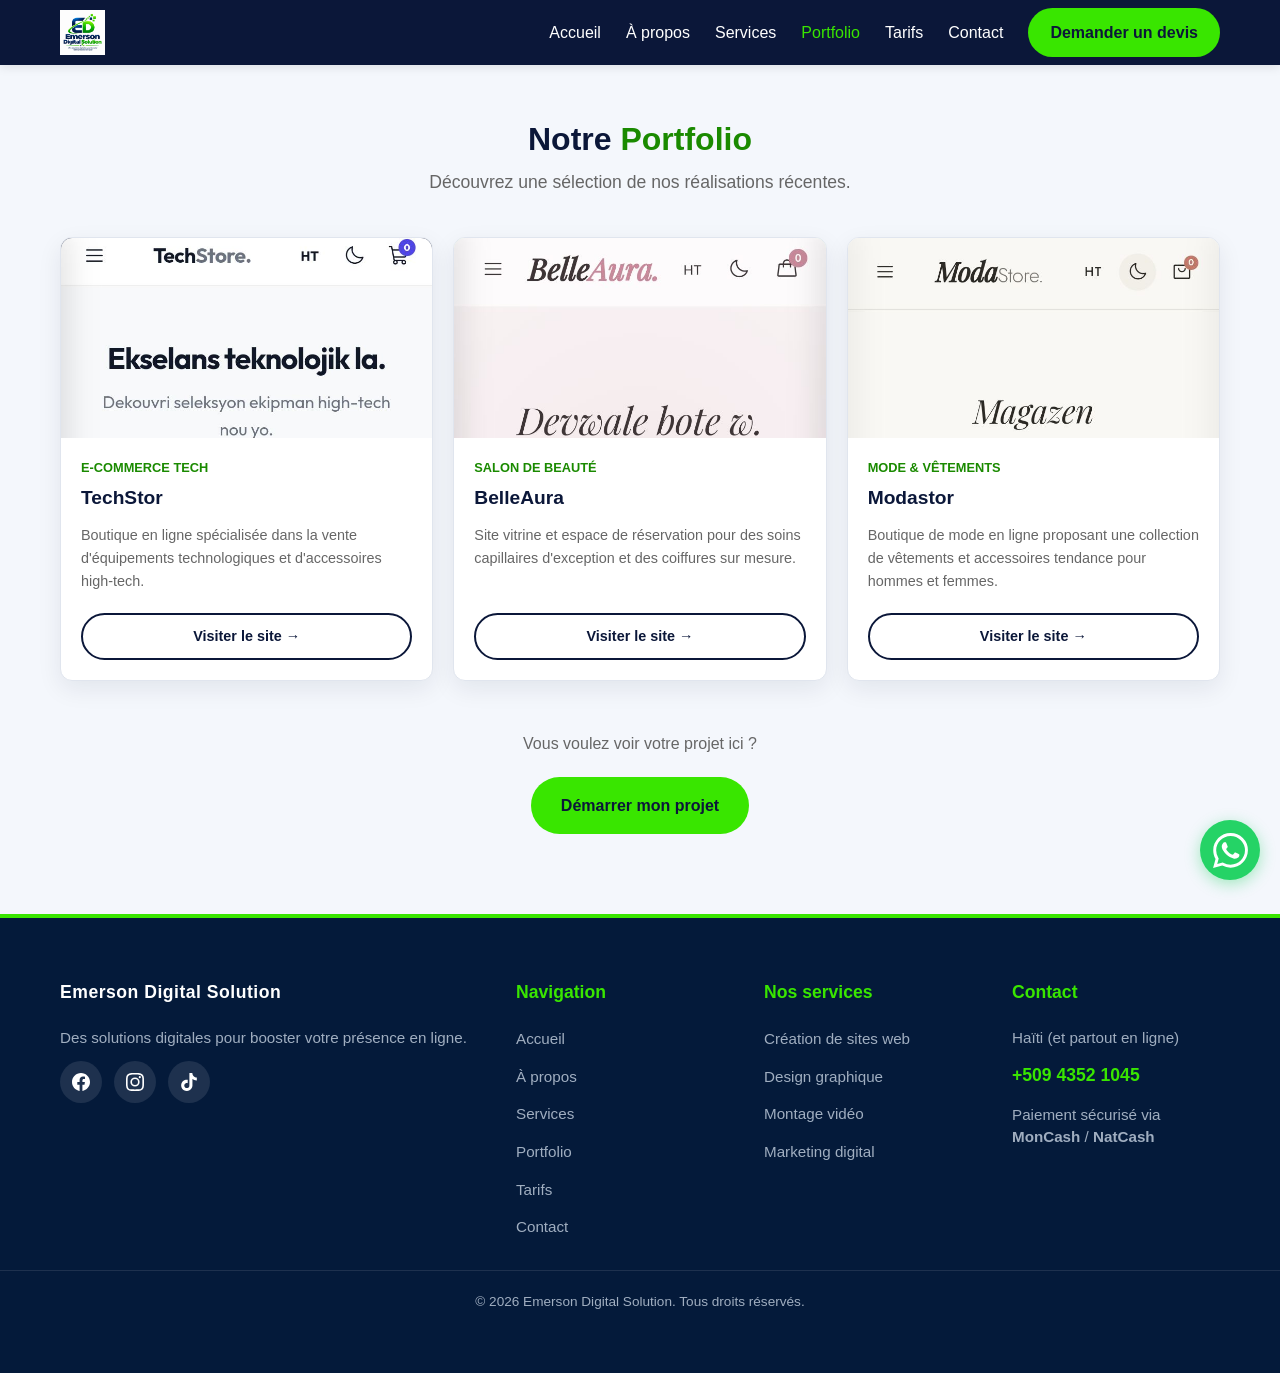
<file: portfolio.html>
<!DOCTYPE html>
<html lang="fr">
<head>
    <meta charset="UTF-8">
    <meta name="viewport" content="width=device-width, initial-scale=1.0">
    <title>Portfolio | Emerson Digital Solution</title>
    <meta name="description" content="Découvrez les réalisations d'Emerson Digital Solution : sites web e-commerce, vitrines et projets digitaux.">
    <meta name="theme-color" content="#0b1739">
    <link rel="canonical" href="https://votredomaine.com/portfolio.html">
    <link rel="icon" type="image/png" sizes="32x32" href="favicon-32.png">
    <link rel="icon" type="image/png" sizes="16x16" href="favicon-16.png">
    <link rel="stylesheet" href="style.css">
</head>
<body>
    <a href="#main" class="skip-link">Aller au contenu principal</a>

    <header class="header" id="header">
        <div class="container header-container">
            <a href="index.html" class="logo-link" aria-label="Emerson Digital Solution - Accueil">
                <img src="logo.png" alt="Logo Emerson Digital Solution" class="logo-img" width="160" height="45">
            </a>
            <button class="menu-toggle" id="menu-toggle" aria-label="Ouvrir le menu" aria-expanded="false" aria-controls="nav">
                <span class="hamburger"></span><span class="hamburger"></span><span class="hamburger"></span>
            </button>
            <nav class="nav" id="nav" aria-label="Navigation principale">
                <ul class="nav-list">
                    <li><a href="index.html" class="nav-link">Accueil</a></li>
                    <li><a href="a-propos.html" class="nav-link">À propos</a></li>
                    <li><a href="services.html" class="nav-link">Services</a></li>
                    <li><a href="portfolio.html" class="nav-link" aria-current="page">Portfolio</a></li>
                    <li><a href="tarifs.html" class="nav-link">Tarifs</a></li>
                    <li><a href="contact.html" class="nav-link">Contact</a></li>
                    <li><a href="contact.html" class="btn btn-primary nav-cta">Demander un devis</a></li>
                </ul>
            </nav>
        </div>
    </header>

    <main id="main">
        <section class="section" style="padding-top: 120px; background: var(--bg-light); min-height: 80vh; padding-bottom: 80px;">
            <div class="container">
                <div class="section-header text-center">
                    <h1 class="section-title">Notre <span class="text-green">Portfolio</span></h1>
                    <p class="section-subtitle">Découvrez une sélection de nos réalisations récentes.</p>
                </div>

                <div class="grid-3">
                    <!-- Projet 1 : TechStor -->
                    <article class="card" style="padding: 0; overflow: hidden; display: flex; flex-direction: column;">
                        <div style="height: 200px; background: var(--navy); display: flex; align-items: center; justify-content: center; color: white; font-weight: bold;">
                            <!-- CORRECTION ICI : object-position: top center; -->
                            <img src="techstor-preview.jpg" alt="Aperçu du site e-commerce TechStor" style="width: 100%; height: 100%; object-fit: cover; object-position: top center;" loading="lazy">
                        </div>
                        <div style="padding: 20px; flex-grow: 1; display: flex; flex-direction: column;">
                            <span style="font-size: 0.8rem; text-transform: uppercase; color: var(--green-text); font-weight: 700;">E-commerce Tech</span>
                            <h2 style="color: var(--navy); font-size: 1.2rem; margin: 5px 0 10px;">TechStor</h2>
                            <p style="color: #666; font-size: 0.9rem; margin-bottom: 20px; flex-grow: 1;">Boutique en ligne spécialisée dans la vente d'équipements technologiques et d'accessoires high-tech.</p>
                            <a href="https://techstor-peach.vercel.app/" target="_blank" rel="noopener noreferrer" class="btn btn-sm btn-outline" aria-label="Visiter le site TechStor">Visiter le site →</a>
                        </div>
                    </article>

                    <!-- Projet 2 : BelleAura -->
                    <article class="card" style="padding: 0; overflow: hidden; display: flex; flex-direction: column;">
                        <div style="height: 200px; background: #eaffea; display: flex; align-items: center; justify-content: center; color: var(--green-text); font-weight: bold;">
                            <!-- CORRECTION ICI : object-position: top center; -->
                            <img src="belleaura-preview.jpg" alt="Aperçu du site BelleAura" style="width: 100%; height: 100%; object-fit: cover; object-position: top center;" loading="lazy">
                        </div>
                        <div style="padding: 20px; flex-grow: 1; display: flex; flex-direction: column;">
                            <span style="font-size: 0.8rem; text-transform: uppercase; color: var(--green-text); font-weight: 700;">Salon de beauté</span>
                            <h2 style="color: var(--navy); font-size: 1.2rem; margin: 5px 0 10px;">BelleAura</h2>
                            <p style="color: #666; font-size: 0.9rem; margin-bottom: 20px; flex-grow: 1;">Site vitrine et espace de réservation pour des soins capillaires d'exception et des coiffures sur mesure.</p>
                            <a href="https://belleaura-sage.vercel.app/" target="_blank" rel="noopener noreferrer" class="btn btn-sm btn-outline" aria-label="Visiter le site BelleAura">Visiter le site →</a>
                        </div>
                    </article>

                    <!-- Projet 3 : Modastor -->
                    <article class="card" style="padding: 0; overflow: hidden; display: flex; flex-direction: column;">
                        <div style="height: 200px; background: #f3f6fb; display: flex; align-items: center; justify-content: center; color: #333; font-weight: bold;">
                            <!-- CORRECTION ICI : object-position: top center; -->
                            <img src="modastor.jpg" alt="Aperçu du site Modastor" style="width: 100%; height: 100%; object-fit: cover; object-position: top center;" loading="lazy">
                        </div>
                        <div style="padding: 20px; flex-grow: 1; display: flex; flex-direction: column;">
                            <span style="font-size: 0.8rem; text-transform: uppercase; color: var(--green-text); font-weight: 700;">Mode & Vêtements</span>
                            <h2 style="color: var(--navy); font-size: 1.2rem; margin: 5px 0 10px;">Modastor</h2>
                            <p style="color: #666; font-size: 0.9rem; margin-bottom: 20px; flex-grow: 1;">Boutique de mode en ligne proposant une collection de vêtements et accessoires tendance pour hommes et femmes.</p>
                            <a href="https://modastor.vercel.app/" target="_blank" rel="noopener noreferrer" class="btn btn-sm btn-outline" aria-label="Visiter le site Modastor">Visiter le site →</a>
                        </div>
                    </article>
                </div>

                <div class="text-center" style="margin-top: 50px;">
                    <p style="margin-bottom: 20px; color: #666;">Vous voulez voir votre projet ici ?</p>
                    <a href="contact.html" class="btn btn-primary">Démarrer mon projet</a>
                </div>
            </div>
        </section>
    </main>

    <!-- FOOTER -->
    <footer class="footer">
        <div class="container footer-container">
            <div class="footer-col footer-brand">
                <h3 class="footer-title">Emerson Digital Solution</h3>
                <p class="footer-desc">Des solutions digitales pour booster votre présence en ligne.</p>
                <div class="footer-socials">
                    <a href="https://www.facebook.com/profile.php?id=61591549331168" target="_blank" rel="noopener noreferrer" aria-label="Suivez-nous sur Facebook"><svg viewBox="0 0 24 24" fill="currentColor"><path d="M24 12.073c0-6.627-5.373-12-12-12s-12 5.373-12 12c0 5.99 4.388 10.954 10.125 11.854v-8.385H7.078v-3.469h3.047V9.43c0-3.007 1.792-4.669 4.533-4.669 1.312 0 2.686.235 2.686.235v2.953H15.83c-1.491 0-1.956.925-1.956 1.874v2.25h3.328l-.532 3.469h-2.796v8.385C19.612 23.027 24 18.062 24 12.073z"/></svg></a>
                    <a href="https://www.instagram.com/daaremerson" target="_blank" rel="noopener noreferrer" aria-label="Suivez-nous sur Instagram"><svg viewBox="0 0 24 24" fill="currentColor"><path d="M12 2.163c3.204 0 3.584.012 4.85.07 3.252.148 4.771 1.691 4.919 4.919.058 1.265.069 1.645.069 4.849 0 3.205-.012 3.584-.069 4.849-.149 3.225-1.664 4.771-4.919 4.919-1.266.058-1.644.07-4.85.07-3.204 0-3.584-.012-4.849-.07-3.26-.149-4.771-1.699-4.919-4.92-.058-1.265-.07-1.644-.07-4.849 0-3.204.013-3.583.07-4.849.149-3.227 1.664-4.771 4.919-4.919 1.266-.057 1.645-.069 4.849-.069zM12 0C8.741 0 8.333.014 7.053.072 2.695.272.273 2.69.073 7.052.014 8.333 0 8.741 0 12c0 3.259.014 3.668.072 4.948.2 4.358 2.618 6.78 6.98 6.98C8.333 23.986 8.741 24 12 24c3.259 0 3.668-.014 4.948-.072 4.354-.2 6.782-2.618 6.979-6.98.059-1.28.073-1.689.073-4.948 0-3.259-.014-3.667-.072-4.947-.196-4.354-2.617-6.78-6.979-6.98C15.668.014 15.259 0 12 0zm0 5.838a6.162 6.162 0 100 12.324 6.162 6.162 0 000-12.324zM12 16a4 4 0 110-8 4 4 0 010 8zm6.406-11.845a1.44 1.44 0 100 2.881 1.44 1.44 0 000-2.881z"/></svg></a>
                    <a href="https://www.tiktok.com/@emerson_digital_solution" target="_blank" rel="noopener noreferrer" aria-label="Suivez-nous sur TikTok"><svg viewBox="0 0 24 24" fill="currentColor"><path d="M12.525.02c1.31-.02 2.61-.01 3.91-.02.08 1.53.63 3.09 1.75 4.17 1.12 1.11 2.7 1.62 4.24 1.79v4.03c-1.44-.05-2.89-.35-4.2-.97-.57-.26-1.1-.59-1.62-.93-.01 2.92.01 5.84-.02 8.75-.08 1.4-.54 2.79-1.35 3.94-1.31 1.92-3.58 3.17-5.91 3.21-1.43.08-2.86-.31-4.08-1.03-2.02-1.19-3.44-3.37-3.65-5.71-.02-.5-.03-1-.01-1.49.18-1.9 1.12-3.72 2.58-4.96 1.66-1.44 3.98-2.13 6.15-1.72.02 1.48-.04 2.96-.04 4.44-.99-.32-2.15-.23-3.02.37-.63.41-1.11 1.04-1.36 1.75-.21.51-.15 1.07-.14 1.61.24 1.64 1.82 3.02 3.5 2.87 1.12-.01 2.19-.66 2.77-1.61.19-.33.4-.67.41-1.06.1-1.79.06-3.57.07-5.36.01-4.03-.01-8.05.02-12.07z"/></svg></a>
                </div>
            </div>
            <div class="footer-col">
                <h3>Navigation</h3>
                <ul>
                    <li><a href="index.html">Accueil</a></li>
                    <li><a href="a-propos.html">À propos</a></li>
                    <li><a href="services.html">Services</a></li>
                    <li><a href="portfolio.html">Portfolio</a></li>
                    <li><a href="tarifs.html">Tarifs</a></li>
                    <li><a href="contact.html">Contact</a></li>
                </ul>
            </div>
            <div class="footer-col">
                <h3>Nos services</h3>
                <ul>
                    <li><a href="services.html">Création de sites web</a></li>
                    <li><a href="services.html">Design graphique</a></li>
                    <li><a href="services.html">Montage vidéo</a></li>
                    <li><a href="services.html">Marketing digital</a></li>
                </ul>
            </div>
            <div class="footer-col">
                <h3>Contact</h3>
                <p>Haïti (et partout en ligne)</p>
                <p><a href="https://wa.me/50943521045" target="_blank" rel="noopener noreferrer" class="footer-phone">+509 4352 1045</a></p>
                <p class="footer-payment">Paiement sécurisé via<br><strong>MonCash</strong> / <strong>NatCash</strong></p>
            </div>
        </div>
        <div class="footer-bottom text-center">
            <p>&copy; <span id="year"></span> Emerson Digital Solution. Tous droits réservés.</p>
        </div>
    </footer>

    <a href="https://wa.me/50943521045?text=Bonjour%2C%20j'aimerais%20discuter%20d'un%20projet." target="_blank" rel="noopener noreferrer" class="whatsapp-float" aria-label="Discuter sur WhatsApp">
        <svg viewBox="0 0 24 24" fill="currentColor" aria-hidden="true"><path d="M17.472 14.382c-.297-.149-1.758-.867-2.03-.967-.273-.099-.471-.148-.67.15-.197.297-.767.966-.94 1.164-.173.199-.347.223-.644.075-.297-.15-1.255-.463-2.39-1.475-.883-.788-1.48-1.761-1.653-2.059-.173-.297-.018-.458.13-.606.134-.133.298-.347.446-.52.149-.174.198-.298.298-.497.099-.198.05-.371-.025-.52-.075-.149-.669-1.612-.916-2.207-.242-.579-.487-.5-.669-.51-.173-.008-.371-.01-.57-.01-.198 0-.52.074-.792.372-.272.297-1.04 1.016-1.04 2.479 0 1.462 1.065 2.875 1.213 3.074.149.198 2.096 3.2 5.077 4.487.709.306 1.262.489 1.694.625.712.227 1.36.195 1.871.118.571-.085 1.758-.719 2.006-1.413.248-.694.248-1.289.173-1.413-.074-.124-.272-.198-.57-.347m-5.421 7.403h-.004a9.87 9.87 0 01-5.031-1.378l-.361-.214-3.741.982.998-3.648-.235-.374a9.86 9.86 0 01-1.51-5.26c.001-5.45 4.436-9.884 9.888-9.884 2.64 0 5.122 1.03 6.988 2.898a9.825 9.825 0 012.893 6.994c-.003 5.45-4.437 9.884-9.885 9.884m8.413-18.297A11.815 11.815 0 0012.05 0C5.495 0 .16 5.335.157 11.892c0 2.096.547 4.142 1.588 5.945L.057 24l6.305-1.654a11.882 11.882 0 005.683 1.448h.005c6.554 0 11.89-5.335 11.893-11.893a11.821 11.821 0 00-3.48-8.413Z"/></svg>
    </a>

    <script src="script.js"></script>
</body>
</html>
</file>
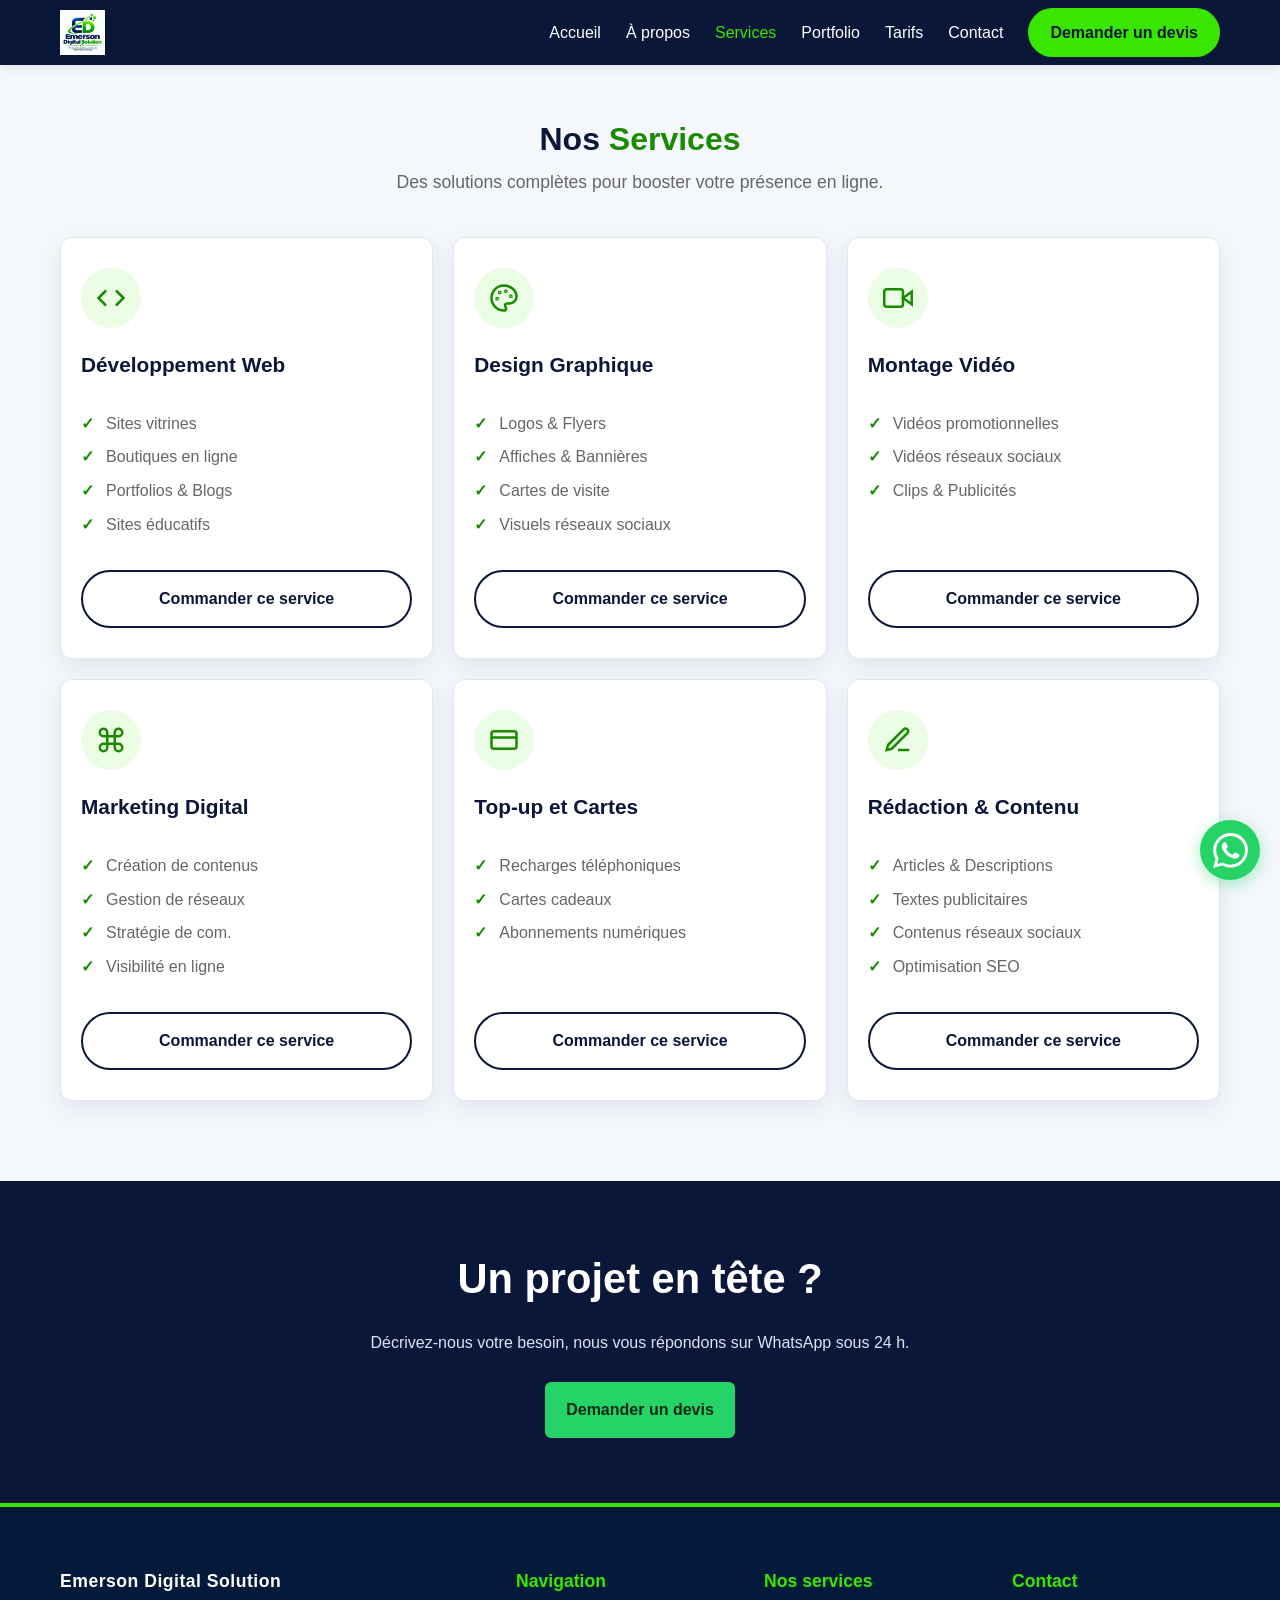
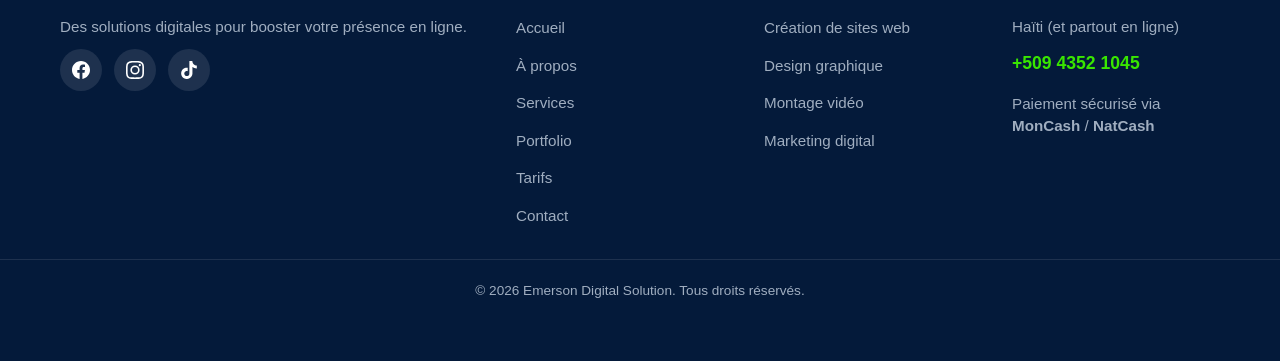
<file: services.html>
<!DOCTYPE html>
<html lang="fr">
<head>
    <meta charset="UTF-8">
    <meta name="viewport" content="width=device-width, initial-scale=1.0">
    <title>Nos Services | Emerson Digital Solution</title>
    <meta name="description" content="Découvrez tous les services d'Emerson Digital Solution : développement web, design, montage vidéo, marketing et rédaction.">
    <meta name="theme-color" content="#0b1739">
    <link rel="canonical" href="https://votredomaine.com/services.html">
    <link rel="icon" type="image/png" sizes="32x32" href="favicon-32.png">
    <link rel="icon" type="image/png" sizes="16x16" href="favicon-16.png">
    <link rel="stylesheet" href="style.css">
</head>
<body>
    <a href="#main" class="skip-link">Aller au contenu principal</a>

    <header class="header" id="header">
        <div class="container header-container">
            <a href="index.html" class="logo-link" aria-label="Emerson Digital Solution - Accueil">
                <img src="logo.png" alt="Logo Emerson Digital Solution" class="logo-img" width="160" height="45">
            </a>
            <button class="menu-toggle" id="menu-toggle" aria-label="Ouvrir le menu" aria-expanded="false" aria-controls="nav">
                <span class="hamburger"></span><span class="hamburger"></span><span class="hamburger"></span>
            </button>
            <nav class="nav" id="nav" aria-label="Navigation principale">
                <ul class="nav-list">
                    <li><a href="index.html" class="nav-link">Accueil</a></li>
                    <li><a href="a-propos.html" class="nav-link">À propos</a></li>
                    <li><a href="services.html" class="nav-link" aria-current="page">Services</a></li>
                    <li><a href="portfolio.html" class="nav-link">Portfolio</a></li>
                    <li><a href="tarifs.html" class="nav-link">Tarifs</a></li>
                    <li><a href="contact.html" class="nav-link">Contact</a></li>
                    <li><a href="contact.html" class="btn btn-primary nav-cta">Demander un devis</a></li>
                </ul>
            </nav>
        </div>
    </header>

    <main id="main">
        <section class="section services-section" style="padding-top: 120px;"> 
            <div class="container">
                <div class="section-header text-center">
                    <h1 class="section-title">Nos <span class="text-green">Services</span></h1>
                    <p class="section-subtitle">Des solutions complètes pour booster votre présence en ligne.</p>
                </div>

                <div class="grid-3">
                    <article class="card service-detail-card">
                        <div class="icon-wrapper" aria-hidden="true">
                            <svg viewBox="0 0 24 24" fill="none" stroke="currentColor" stroke-width="2"><polyline points="16 18 22 12 16 6"></polyline><polyline points="8 6 2 12 8 18"></polyline></svg>
                        </div>
                        <h2>Développement Web</h2>
                        <ul class="service-list">
                            <li>Sites vitrines</li><li>Boutiques en ligne</li><li>Portfolios & Blogs</li><li>Sites éducatifs</li>
                        </ul>
                        <a href="https://wa.me/50943521045?text=Bonjour%2C%20je%20suis%20int%C3%A9ress%C3%A9%20par%20votre%20service%20de%20D%C3%A9veloppement%20Web." target="_blank" rel="noopener noreferrer" class="btn btn-outline btn-block" aria-label="Commander le service Développement Web">Commander ce service</a>
                    </article>

                    <article class="card service-detail-card">
                        <div class="icon-wrapper" aria-hidden="true">
                            <svg viewBox="0 0 24 24" fill="none" stroke="currentColor" stroke-width="2"><circle cx="13.5" cy="6.5" r=".5"></circle><circle cx="17.5" cy="10.5" r=".5"></circle><circle cx="8.5" cy="7.5" r=".5"></circle><circle cx="6.5" cy="12.5" r=".5"></circle><path d="M12 2C6.5 2 2 6.5 2 12s4.5 10 10 10c.926 0 1.648-.746 1.648-1.688 0-.437-.18-.835-.437-1.125-.29-.289-.438-.652-.438-1.125a1.64 1.64 0 0 1 1.668-1.668h1.996c3.051 0 5.555-2.503 5.555-5.554C21.965 6.012 17.461 2 12 2z"></path></svg>
                        </div>
                        <h2>Design Graphique</h2>
                        <ul class="service-list">
                            <li>Logos & Flyers</li><li>Affiches & Bannières</li><li>Cartes de visite</li><li>Visuels réseaux sociaux</li>
                        </ul>
                        <a href="https://wa.me/50943521045?text=Bonjour%2C%20je%20suis%20int%C3%A9ress%C3%A9%20par%20votre%20service%20de%20Design%20Graphique." target="_blank" rel="noopener noreferrer" class="btn btn-outline btn-block" aria-label="Commander le service Design Graphique">Commander ce service</a>
                    </article>

                    <article class="card service-detail-card">
                        <div class="icon-wrapper" aria-hidden="true">
                            <svg viewBox="0 0 24 24" fill="none" stroke="currentColor" stroke-width="2"><polygon points="23 7 16 12 23 17 23 7"></polygon><rect x="1" y="5" width="15" height="14" rx="2" ry="2"></rect></svg>
                        </div>
                        <h2>Montage Vidéo</h2>
                        <ul class="service-list">
                            <li>Vidéos promotionnelles</li><li>Vidéos réseaux sociaux</li><li>Clips & Publicités</li>
                        </ul>
                        <a href="https://wa.me/50943521045?text=Bonjour%2C%20je%20suis%20int%C3%A9ress%C3%A9%20par%20votre%20service%20de%20Montage%20Vid%C3%A9o." target="_blank" rel="noopener noreferrer" class="btn btn-outline btn-block" aria-label="Commander le service Montage Vidéo">Commander ce service</a>
                    </article>

                    <article class="card service-detail-card">
                        <div class="icon-wrapper" aria-hidden="true">
                            <svg viewBox="0 0 24 24" fill="none" stroke="currentColor" stroke-width="2"><path d="M18 3a3 3 0 0 0-3 3v12a3 3 0 0 0 3 3 3 3 0 0 0 3-3 3 3 0 0 0-3-3H6a3 3 0 0 0-3 3 3 3 0 0 0 3 3 3 3 0 0 0 3-3V6a3 3 0 0 0-3-3 3 3 0 0 0-3 3 3 3 0 0 0 3 3h12a3 3 0 0 0 3-3 3 3 0 0 0-3-3z"></path></svg>
                        </div>
                        <h2>Marketing Digital</h2>
                        <ul class="service-list">
                            <li>Création de contenus</li><li>Gestion de réseaux</li><li>Stratégie de com.</li><li>Visibilité en ligne</li>
                        </ul>
                        <a href="https://wa.me/50943521045?text=Bonjour%2C%20je%20suis%20int%C3%A9ress%C3%A9%20par%20votre%20service%20de%20Marketing%20Digital." target="_blank" rel="noopener noreferrer" class="btn btn-outline btn-block" aria-label="Commander le service Marketing Digital">Commander ce service</a>
                    </article>

                    <article class="card service-detail-card">
                        <div class="icon-wrapper" aria-hidden="true">
                            <svg viewBox="0 0 24 24" fill="none" stroke="currentColor" stroke-width="2"><rect x="2" y="5" width="20" height="14" rx="2" ry="2"></rect><line x1="2" y1="10" x2="22" y2="10"></line></svg>
                        </div>
                        <h2>Top-up et Cartes</h2>
                        <ul class="service-list">
                            <li>Recharges téléphoniques</li><li>Cartes cadeaux</li><li>Abonnements numériques</li>
                        </ul>
                        <a href="https://wa.me/50943521045?text=Bonjour%2C%20je%20suis%20int%C3%A9ress%C3%A9%20par%20votre%20service%20de%20Top-up%20et%20Cartes." target="_blank" rel="noopener noreferrer" class="btn btn-outline btn-block" aria-label="Commander le service Top-up et Cartes">Commander ce service</a>
                    </article>

                    <article class="card service-detail-card">
                        <div class="icon-wrapper" aria-hidden="true">
                            <svg viewBox="0 0 24 24" fill="none" stroke="currentColor" stroke-width="2"><path d="M12 20h9"></path><path d="M16.5 3.5a2.121 2.121 0 0 1 3 3L7 19l-4 1 1-4L16.5 3.5z"></path></svg>
                        </div>
                        <h2>Rédaction & Contenu</h2>
                        <ul class="service-list">
                            <li>Articles & Descriptions</li><li>Textes publicitaires</li><li>Contenus réseaux sociaux</li><li>Optimisation SEO</li>
                        </ul>
                        <a href="https://wa.me/50943521045?text=Bonjour%2C%20je%20suis%20int%C3%A9ress%C3%A9%20par%20votre%20service%20de%20R%C3%A9daction%20et%20Cr%C3%A9ation%20de%20Contenu." target="_blank" rel="noopener noreferrer" class="btn btn-outline btn-block" aria-label="Commander le service Rédaction et Contenu">Commander ce service</a>
                    </article>
                </div>
            </div>
        </section>

        <section class="home-cta">
            <div class="container">
                <h2>Un projet en tête ?</h2>
                <p>Décrivez-nous votre besoin, nous vous répondons sur WhatsApp sous 24 h.</p>
                <a class="btn-whatsapp" href="https://wa.me/50943521045?text=Bonjour%2C%20je%20souhaite%20un%20devis%20pour%20un%20service." target="_blank" rel="noopener noreferrer">Demander un devis</a>
            </div>
        </section>
    </main>

    <footer class="footer">
        <div class="container footer-container">
            <div class="footer-col footer-brand">
                <h3 class="footer-title">Emerson Digital Solution</h3>
                <p class="footer-desc">Des solutions digitales pour booster votre présence en ligne.</p>
                <div class="footer-socials">
                    <a href="https://www.facebook.com/profile.php?id=61591549331168" target="_blank" rel="noopener noreferrer" aria-label="Suivez-nous sur Facebook"><svg viewBox="0 0 24 24" fill="currentColor"><path d="M24 12.073c0-6.627-5.373-12-12-12s-12 5.373-12 12c0 5.99 4.388 10.954 10.125 11.854v-8.385H7.078v-3.469h3.047V9.43c0-3.007 1.792-4.669 4.533-4.669 1.312 0 2.686.235 2.686.235v2.953H15.83c-1.491 0-1.956.925-1.956 1.874v2.25h3.328l-.532 3.469h-2.796v8.385C19.612 23.027 24 18.062 24 12.073z"/></svg></a>
                    <a href="https://www.instagram.com/daaremerson" target="_blank" rel="noopener noreferrer" aria-label="Suivez-nous sur Instagram"><svg viewBox="0 0 24 24" fill="currentColor"><path d="M12 2.163c3.204 0 3.584.012 4.85.07 3.252.148 4.771 1.691 4.919 4.919.058 1.265.069 1.645.069 4.849 0 3.205-.012 3.584-.069 4.849-.149 3.225-1.664 4.771-4.919 4.919-1.266.058-1.644.07-4.85.07-3.204 0-3.584-.012-4.849-.07-3.26-.149-4.771-1.699-4.919-4.92-.058-1.265-.07-1.644-.07-4.849 0-3.204.013-3.583.07-4.849.149-3.227 1.664-4.771 4.919-4.919 1.266-.057 1.645-.069 4.849-.069zM12 0C8.741 0 8.333.014 7.053.072 2.695.272.273 2.69.073 7.052.014 8.333 0 8.741 0 12c0 3.259.014 3.668.072 4.948.2 4.358 2.618 6.78 6.98 6.98C8.333 23.986 8.741 24 12 24c3.259 0 3.668-.014 4.948-.072 4.354-.2 6.782-2.618 6.979-6.98.059-1.28.073-1.689.073-4.948 0-3.259-.014-3.667-.072-4.947-.196-4.354-2.617-6.78-6.979-6.98C15.668.014 15.259 0 12 0zm0 5.838a6.162 6.162 0 100 12.324 6.162 6.162 0 000-12.324zM12 16a4 4 0 110-8 4 4 0 010 8zm6.406-11.845a1.44 1.44 0 100 2.881 1.44 1.44 0 000-2.881z"/></svg></a>
                    <a href="https://www.tiktok.com/@emerson_digital_solution" target="_blank" rel="noopener noreferrer" aria-label="Suivez-nous sur TikTok"><svg viewBox="0 0 24 24" fill="currentColor"><path d="M12.525.02c1.31-.02 2.61-.01 3.91-.02.08 1.53.63 3.09 1.75 4.17 1.12 1.11 2.7 1.62 4.24 1.79v4.03c-1.44-.05-2.89-.35-4.2-.97-.57-.26-1.1-.59-1.62-.93-.01 2.92.01 5.84-.02 8.75-.08 1.4-.54 2.79-1.35 3.94-1.31 1.92-3.58 3.17-5.91 3.21-1.43.08-2.86-.31-4.08-1.03-2.02-1.19-3.44-3.37-3.65-5.71-.02-.5-.03-1-.01-1.49.18-1.9 1.12-3.72 2.58-4.96 1.66-1.44 3.98-2.13 6.15-1.72.02 1.48-.04 2.96-.04 4.44-.99-.32-2.15-.23-3.02.37-.63.41-1.11 1.04-1.36 1.75-.21.51-.15 1.07-.14 1.61.24 1.64 1.82 3.02 3.5 2.87 1.12-.01 2.19-.66 2.77-1.61.19-.33.4-.67.41-1.06.1-1.79.06-3.57.07-5.36.01-4.03-.01-8.05.02-12.07z"/></svg></a>
                </div>
            </div>
            <div class="footer-col"><h3>Navigation</h3><ul><li><a href="index.html">Accueil</a></li><li><a href="a-propos.html">À propos</a></li><li><a href="services.html">Services</a></li><li><a href="portfolio.html">Portfolio</a></li><li><a href="tarifs.html">Tarifs</a></li><li><a href="contact.html">Contact</a></li></ul></div>
            <div class="footer-col"><h3>Nos services</h3><ul><li><a href="services.html">Création de sites web</a></li><li><a href="services.html">Design graphique</a></li><li><a href="services.html">Montage vidéo</a></li><li><a href="services.html">Marketing digital</a></li></ul></div>
            <div class="footer-col"><h3>Contact</h3><p>Haïti (et partout en ligne)</p><p><a href="https://wa.me/50943521045" target="_blank" rel="noopener noreferrer" class="footer-phone">+509 4352 1045</a></p><p class="footer-payment">Paiement sécurisé via<br><strong>MonCash</strong> / <strong>NatCash</strong></p></div>
        </div>
        <div class="footer-bottom text-center"><p>&copy; <span id="year"></span> Emerson Digital Solution. Tous droits réservés.</p></div>
    </footer>

    <a href="https://wa.me/50943521045?text=Bonjour%2C%20j'aimerais%20discuter%20d'un%20projet." target="_blank" rel="noopener noreferrer" class="whatsapp-float" aria-label="Discuter sur WhatsApp">
        <svg viewBox="0 0 24 24" fill="currentColor" aria-hidden="true"><path d="M17.472 14.382c-.297-.149-1.758-.867-2.03-.967-.273-.099-.471-.148-.67.15-.197.297-.767.966-.94 1.164-.173.199-.347.223-.644.075-.297-.15-1.255-.463-2.39-1.475-.883-.788-1.48-1.761-1.653-2.059-.173-.297-.018-.458.13-.606.134-.133.298-.347.446-.52.149-.174.198-.298.298-.497.099-.198.05-.371-.025-.52-.075-.149-.669-1.612-.916-2.207-.242-.579-.487-.5-.669-.51-.173-.008-.371-.01-.57-.01-.198 0-.52.074-.792.372-.272.297-1.04 1.016-1.04 2.479 0 1.462 1.065 2.875 1.213 3.074.149.198 2.096 3.2 5.077 4.487.709.306 1.262.489 1.694.625.712.227 1.36.195 1.871.118.571-.085 1.758-.719 2.006-1.413.248-.694.248-1.289.173-1.413-.074-.124-.272-.198-.57-.347m-5.421 7.403h-.004a9.87 9.87 0 01-5.031-1.378l-.361-.214-3.741.982.998-3.648-.235-.374a9.86 9.86 0 01-1.51-5.26c.001-5.45 4.436-9.884 9.888-9.884 2.64 0 5.122 1.03 6.988 2.898a9.825 9.825 0 012.893 6.994c-.003 5.45-4.437 9.884-9.885 9.884m8.413-18.297A11.815 11.815 0 0012.05 0C5.495 0 .16 5.335.157 11.892c0 2.096.547 4.142 1.588 5.945L.057 24l6.305-1.654a11.882 11.882 0 005.683 1.448h.005c6.554 0 11.89-5.335 11.893-11.893a11.821 11.821 0 00-3.48-8.413Z"/></svg>
    </a>

    <script src="script.js"></script>
</body>
</html>
</file>
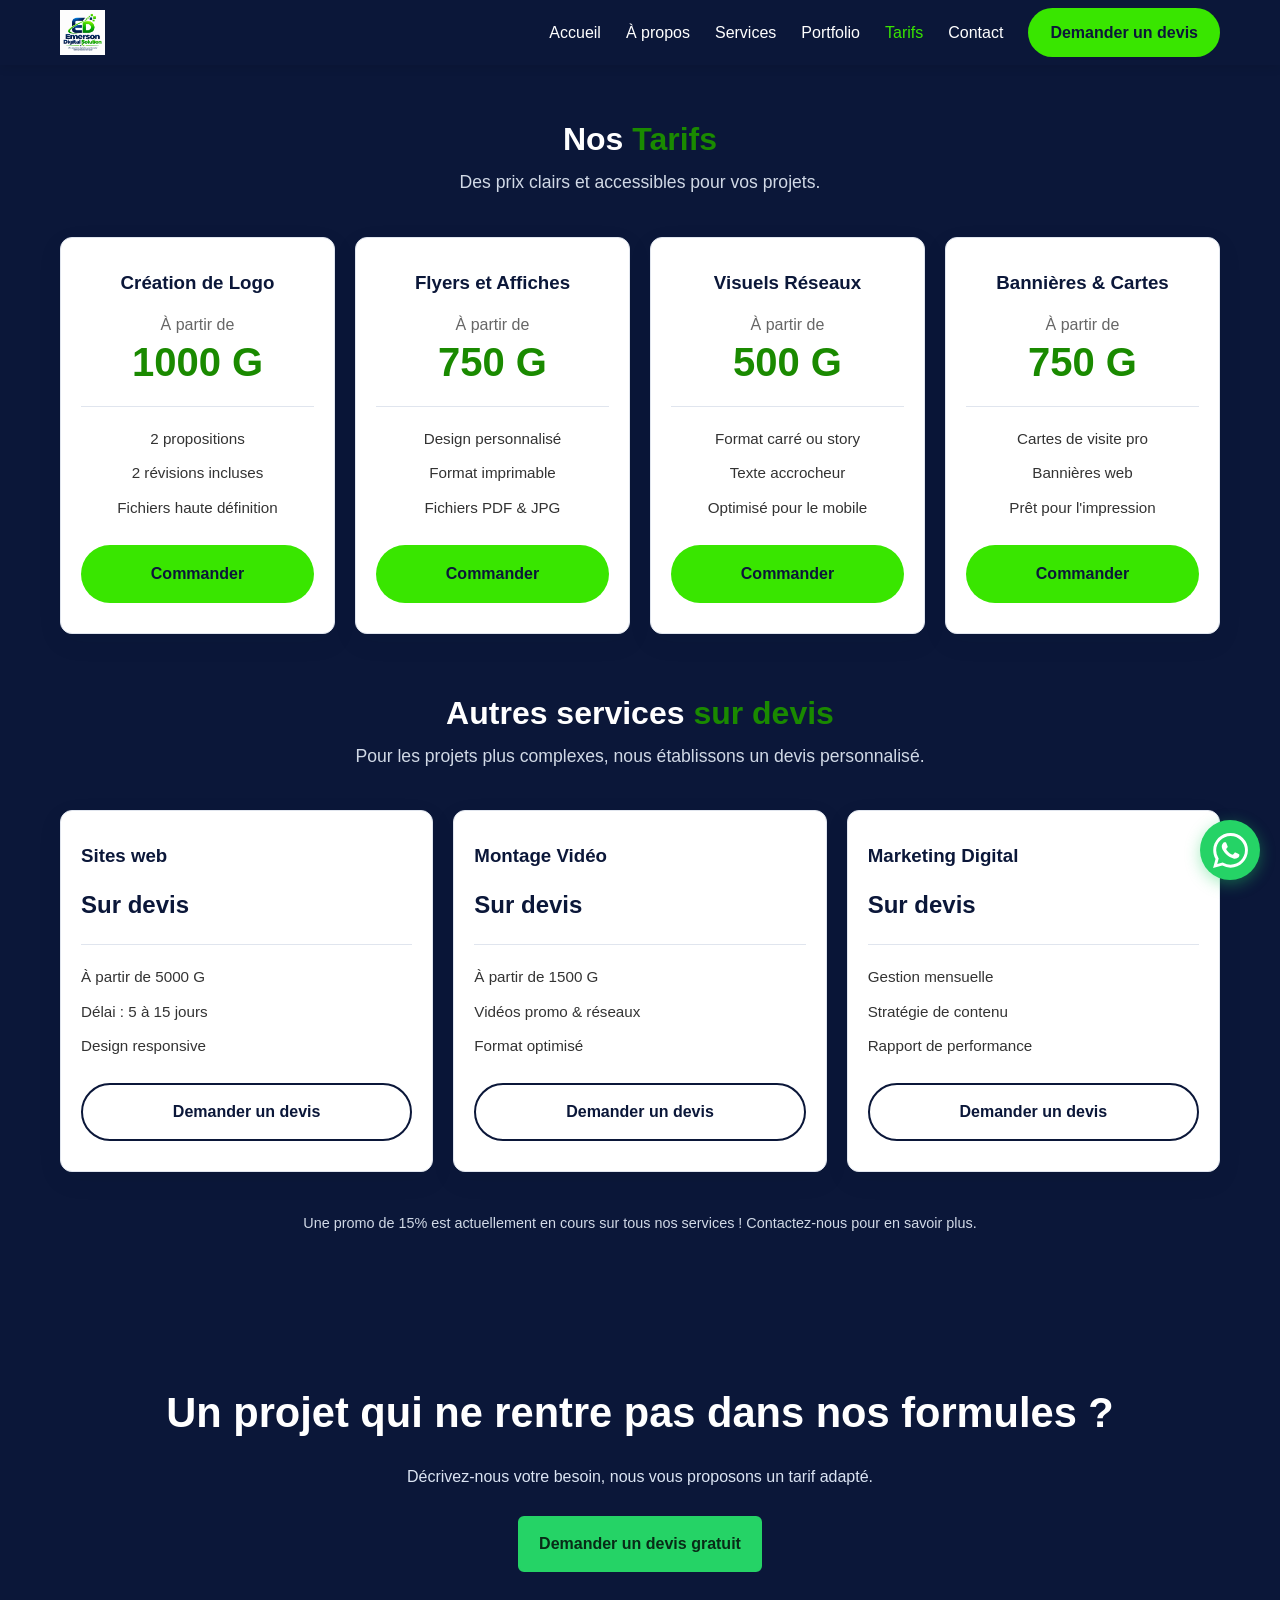
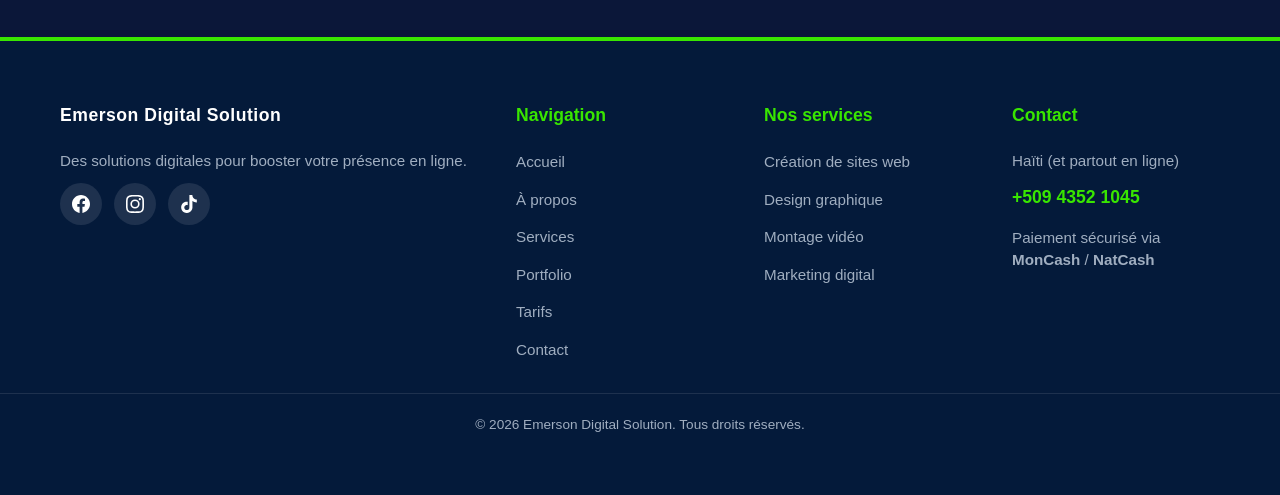
<file: tarifs.html>
<!DOCTYPE html>
<html lang="fr">
<head>
    <meta charset="UTF-8">
    <meta name="viewport" content="width=device-width, initial-scale=1.0">
    <title>Tarifs | Emerson Digital Solution</title>
    <meta name="description" content="Consultez nos tarifs pour la création de logos, flyers, visuels réseaux sociaux et cartes de visite. Des prix clairs et accessibles en Haïti.">
    <meta name="theme-color" content="#0b1739">
    <link rel="canonical" href="https://votredomaine.com/tarifs.html">
    <link rel="icon" type="image/png" sizes="32x32" href="favicon-32.png">
    <link rel="icon" type="image/png" sizes="16x16" href="favicon-16.png">
    <link rel="stylesheet" href="style.css">
</head>
<body>
    <a href="#main" class="skip-link">Aller au contenu principal</a>

    <header class="header" id="header">
        <div class="container header-container">
            <a href="index.html" class="logo-link" aria-label="Emerson Digital Solution - Accueil">
                <img src="logo.png" alt="Logo Emerson Digital Solution" class="logo-img" width="160" height="45">
            </a>
            <button class="menu-toggle" id="menu-toggle" aria-label="Ouvrir le menu" aria-expanded="false" aria-controls="nav">
                <span class="hamburger"></span><span class="hamburger"></span><span class="hamburger"></span>
            </button>
            <nav class="nav" id="nav" aria-label="Navigation principale">
                <ul class="nav-list">
                    <li><a href="index.html" class="nav-link">Accueil</a></li>
                    <li><a href="a-propos.html" class="nav-link">À propos</a></li>
                    <li><a href="services.html" class="nav-link">Services</a></li>
                    <li><a href="portfolio.html" class="nav-link">Portfolio</a></li>
                    <li><a href="tarifs.html" class="nav-link" aria-current="page">Tarifs</a></li>
                    <li><a href="contact.html" class="nav-link">Contact</a></li>
                    <li><a href="contact.html" class="btn btn-primary nav-cta">Demander un devis</a></li>
                </ul>
            </nav>
        </div>
    </header>

    <main id="main">
        <section class="section pricing-section" style="padding-top: 120px; padding-bottom: 80px;">
            <div class="container">
                <div class="section-header text-center">
                    <h1 class="section-title">Nos <span class="text-green">Tarifs</span></h1>
                    <p class="section-subtitle">Des prix clairs et accessibles pour vos projets.</p>
                </div>

                <div class="grid-4 pricing-grid">
                    <div class="card pricing-card">
                        <h3>Création de Logo</h3>
                        <div class="price">À partir de <span>1000 G</span></div>
                        <ul class="pricing-features">
                            <li>2 propositions</li>
                            <li>2 révisions incluses</li>
                            <li>Fichiers haute définition</li>
                        </ul>
                        <a href="https://wa.me/50943521045?text=Bonjour%2C%20je%20souhaite%20commander%20la%20cr%C3%A9ation%20d'un%20logo%20(%C3%A0%20partir%20de%201000%20G)." target="_blank" rel="noopener noreferrer" class="btn btn-primary btn-block" aria-label="Commander la création d'un logo">Commander</a>
                    </div>

                    <div class="card pricing-card">
                        <h3>Flyers et Affiches</h3>
                        <div class="price">À partir de <span>750 G</span></div>
                        <ul class="pricing-features">
                            <li>Design personnalisé</li>
                            <li>Format imprimable</li>
                            <li>Fichiers PDF & JPG</li>
                        </ul>
                        <a href="https://wa.me/50943521045?text=Bonjour%2C%20je%20souhaite%20commander%20un%20flyer%20ou%20une%20affiche%20(%C3%A0%20partir%20de%20750%20G)." target="_blank" rel="noopener noreferrer" class="btn btn-primary btn-block" aria-label="Commander un flyer">Commander</a>
                    </div>

                    <div class="card pricing-card">
                        <h3>Visuels Réseaux</h3>
                        <div class="price">À partir de <span>500 G</span></div>
                        <ul class="pricing-features">
                            <li>Format carré ou story</li>
                            <li>Texte accrocheur</li>
                            <li>Optimisé pour le mobile</li>
                        </ul>
                        <a href="https://wa.me/50943521045?text=Bonjour%2C%20je%20souhaite%20commander%20un%20visuel%20pour%20r%C3%A9seaux%20sociaux%20(%C3%A0%20partir%20de%20500%20G)." target="_blank" rel="noopener noreferrer" class="btn btn-primary btn-block" aria-label="Commander un visuel réseaux sociaux">Commander</a>
                    </div>

                    <div class="card pricing-card">
                        <h3>Bannières & Cartes</h3>
                        <div class="price">À partir de <span>750 G</span></div>
                        <ul class="pricing-features">
                            <li>Cartes de visite pro</li>
                            <li>Bannières web</li>
                            <li>Prêt pour l'impression</li>
                        </ul>
                        <a href="https://wa.me/50943521045?text=Bonjour%2C%20je%20souhaite%20commander%20une%20banni%C3%A8re%20ou%20des%20cartes%20de%20visite%20(%C3%A0%20partir%20de%20750%20G)." target="_blank" rel="noopener noreferrer" class="btn btn-primary btn-block" aria-label="Commander une bannière ou des cartes">Commander</a>
                    </div>
                </div>

                <div class="section-header text-center" style="margin-top: 60px;">
                    <h2 class="section-title">Autres services <span class="text-green">sur devis</span></h2>
                    <p class="section-subtitle">Pour les projets plus complexes, nous établissons un devis personnalisé.</p>
                </div>
                
                <div class="grid-3">
                    <div class="card pricing-card" style="text-align: left;">
                        <h3>Sites web</h3>
                        <div class="price" style="font-size: 1.5rem; font-weight: bold; color: var(--navy);">Sur devis</div>
                        <ul class="pricing-features">
                            <li>À partir de 5000 G</li>
                            <li>Délai : 5 à 15 jours</li>
                            <li>Design responsive</li>
                        </ul>
                        <a href="https://wa.me/50943521045?text=Bonjour%2C%20je%20souhaite%20un%20devis%20pour%20un%20site%20web." target="_blank" rel="noopener noreferrer" class="btn btn-outline btn-block">Demander un devis</a>
                    </div>
                    <div class="card pricing-card" style="text-align: left;">
                        <h3>Montage Vidéo</h3>
                        <div class="price" style="font-size: 1.5rem; font-weight: bold; color: var(--navy);">Sur devis</div>
                        <ul class="pricing-features">
                            <li>À partir de 1500 G</li>
                            <li>Vidéos promo & réseaux</li>
                            <li>Format optimisé</li>
                        </ul>
                        <a href="https://wa.me/50943521045?text=Bonjour%2C%20je%20souhaite%20un%20devis%20pour%20un%20montage%20vid%C3%A9o." target="_blank" rel="noopener noreferrer" class="btn btn-outline btn-block">Demander un devis</a>
                    </div>
                    <div class="card pricing-card" style="text-align: left;">
                        <h3>Marketing Digital</h3>
                        <div class="price" style="font-size: 1.5rem; font-weight: bold; color: var(--navy);">Sur devis</div>
                        <ul class="pricing-features">
                            <li>Gestion mensuelle</li>
                            <li>Stratégie de contenu</li>
                            <li>Rapport de performance</li>
                        </ul>
                        <a href="https://wa.me/50943521045?text=Bonjour%2C%20je%20souhaite%20un%20devis%20pour%20du%20marketing%20digital." target="_blank" rel="noopener noreferrer" class="btn btn-outline btn-block">Demander un devis</a>
                    </div>
                </div>

                <p class="text-center mt-4 pricing-note" style="margin-top: 40px;">Une promo de 15% est actuellement en cours sur tous nos services ! Contactez-nous pour en savoir plus.</p>
            </div>
        </section>

        <section class="home-cta">
            <div class="container">
                <h2>Un projet qui ne rentre pas dans nos formules ?</h2>
                <p>Décrivez-nous votre besoin, nous vous proposons un tarif adapté.</p>
                <a class="btn-whatsapp" href="https://wa.me/50943521045?text=Bonjour%2C%20je%20souhaite%20un%20devis%20personnalis%C3%A9." target="_blank" rel="noopener noreferrer">Demander un devis gratuit</a>
            </div>
        </section>
    </main>

    <footer class="footer">
        <div class="container footer-container">
            <div class="footer-col footer-brand">
                <h3 class="footer-title">Emerson Digital Solution</h3>
                <p class="footer-desc">Des solutions digitales pour booster votre présence en ligne.</p>
                <div class="footer-socials">
                    <a href="https://www.facebook.com/profile.php?id=61591549331168" target="_blank" rel="noopener noreferrer" aria-label="Suivez-nous sur Facebook"><svg viewBox="0 0 24 24" fill="currentColor"><path d="M24 12.073c0-6.627-5.373-12-12-12s-12 5.373-12 12c0 5.99 4.388 10.954 10.125 11.854v-8.385H7.078v-3.469h3.047V9.43c0-3.007 1.792-4.669 4.533-4.669 1.312 0 2.686.235 2.686.235v2.953H15.83c-1.491 0-1.956.925-1.956 1.874v2.25h3.328l-.532 3.469h-2.796v8.385C19.612 23.027 24 18.062 24 12.073z"/></svg></a>
                    <a href="https://www.instagram.com/daaremerson" target="_blank" rel="noopener noreferrer" aria-label="Suivez-nous sur Instagram"><svg viewBox="0 0 24 24" fill="currentColor"><path d="M12 2.163c3.204 0 3.584.012 4.85.07 3.252.148 4.771 1.691 4.919 4.919.058 1.265.069 1.645.069 4.849 0 3.205-.012 3.584-.069 4.849-.149 3.225-1.664 4.771-4.919 4.919-1.266.058-1.644.07-4.85.07-3.204 0-3.584-.012-4.849-.07-3.26-.149-4.771-1.699-4.919-4.92-.058-1.265-.07-1.644-.07-4.849 0-3.204.013-3.583.07-4.849.149-3.227 1.664-4.771 4.919-4.919 1.266-.057 1.645-.069 4.849-.069zM12 0C8.741 0 8.333.014 7.053.072 2.695.272.273 2.69.073 7.052.014 8.333 0 8.741 0 12c0 3.259.014 3.668.072 4.948.2 4.358 2.618 6.78 6.98 6.98C8.333 23.986 8.741 24 12 24c3.259 0 3.668-.014 4.948-.072 4.354-.2 6.782-2.618 6.979-6.98.059-1.28.073-1.689.073-4.948 0-3.259-.014-3.667-.072-4.947-.196-4.354-2.617-6.78-6.979-6.98C15.668.014 15.259 0 12 0zm0 5.838a6.162 6.162 0 100 12.324 6.162 6.162 0 000-12.324zM12 16a4 4 0 110-8 4 4 0 010 8zm6.406-11.845a1.44 1.44 0 100 2.881 1.44 1.44 0 000-2.881z"/></svg></a>
                    <a href="https://www.tiktok.com/@emerson_digital_solution" target="_blank" rel="noopener noreferrer" aria-label="Suivez-nous sur TikTok"><svg viewBox="0 0 24 24" fill="currentColor"><path d="M12.525.02c1.31-.02 2.61-.01 3.91-.02.08 1.53.63 3.09 1.75 4.17 1.12 1.11 2.7 1.62 4.24 1.79v4.03c-1.44-.05-2.89-.35-4.2-.97-.57-.26-1.1-.59-1.62-.93-.01 2.92.01 5.84-.02 8.75-.08 1.4-.54 2.79-1.35 3.94-1.31 1.92-3.58 3.17-5.91 3.21-1.43.08-2.86-.31-4.08-1.03-2.02-1.19-3.44-3.37-3.65-5.71-.02-.5-.03-1-.01-1.49.18-1.9 1.12-3.72 2.58-4.96 1.66-1.44 3.98-2.13 6.15-1.72.02 1.48-.04 2.96-.04 4.44-.99-.32-2.15-.23-3.02.37-.63.41-1.11 1.04-1.36 1.75-.21.51-.15 1.07-.14 1.61.24 1.64 1.82 3.02 3.5 2.87 1.12-.01 2.19-.66 2.77-1.61.19-.33.4-.67.41-1.06.1-1.79.06-3.57.07-5.36.01-4.03-.01-8.05.02-12.07z"/></svg></a>
                </div>
            </div>
            <div class="footer-col"><h3>Navigation</h3><ul><li><a href="index.html">Accueil</a></li><li><a href="a-propos.html">À propos</a></li><li><a href="services.html">Services</a></li><li><a href="portfolio.html">Portfolio</a></li><li><a href="tarifs.html">Tarifs</a></li><li><a href="contact.html">Contact</a></li></ul></div>
            <div class="footer-col"><h3>Nos services</h3><ul><li><a href="services.html">Création de sites web</a></li><li><a href="services.html">Design graphique</a></li><li><a href="services.html">Montage vidéo</a></li><li><a href="services.html">Marketing digital</a></li></ul></div>
            <div class="footer-col"><h3>Contact</h3><p>Haïti (et partout en ligne)</p><p><a href="https://wa.me/50943521045" target="_blank" rel="noopener noreferrer" class="footer-phone">+509 4352 1045</a></p><p class="footer-payment">Paiement sécurisé via<br><strong>MonCash</strong> / <strong>NatCash</strong></p></div>
        </div>
        <div class="footer-bottom text-center"><p>&copy; <span id="year"></span> Emerson Digital Solution. Tous droits réservés.</p></div>
    </footer>

    <a href="https://wa.me/50943521045?text=Bonjour%2C%20j'aimerais%20discuter%20d'un%20projet." target="_blank" rel="noopener noreferrer" class="whatsapp-float" aria-label="Discuter sur WhatsApp">
        <svg viewBox="0 0 24 24" fill="currentColor" aria-hidden="true"><path d="M17.472 14.382c-.297-.149-1.758-.867-2.03-.967-.273-.099-.471-.148-.67.15-.197.297-.767.966-.94 1.164-.173.199-.347.223-.644.075-.297-.15-1.255-.463-2.39-1.475-.883-.788-1.48-1.761-1.653-2.059-.173-.297-.018-.458.13-.606.134-.133.298-.347.446-.52.149-.174.198-.298.298-.497.099-.198.05-.371-.025-.52-.075-.149-.669-1.612-.916-2.207-.242-.579-.487-.5-.669-.51-.173-.008-.371-.01-.57-.01-.198 0-.52.074-.792.372-.272.297-1.04 1.016-1.04 2.479 0 1.462 1.065 2.875 1.213 3.074.149.198 2.096 3.2 5.077 4.487.709.306 1.262.489 1.694.625.712.227 1.36.195 1.871.118.571-.085 1.758-.719 2.006-1.413.248-.694.248-1.289.173-1.413-.074-.124-.272-.198-.57-.347m-5.421 7.403h-.004a9.87 9.87 0 01-5.031-1.378l-.361-.214-3.741.982.998-3.648-.235-.374a9.86 9.86 0 01-1.51-5.26c.001-5.45 4.436-9.884 9.888-9.884 2.64 0 5.122 1.03 6.988 2.898a9.825 9.825 0 012.893 6.994c-.003 5.45-4.437 9.884-9.885 9.884m8.413-18.297A11.815 11.815 0 0012.05 0C5.495 0 .16 5.335.157 11.892c0 2.096.547 4.142 1.588 5.945L.057 24l6.305-1.654a11.882 11.882 0 005.683 1.448h.005c6.554 0 11.89-5.335 11.893-11.893a11.821 11.821 0 00-3.48-8.413Z"/></svg>
    </a>

    <script src="script.js"></script>
</body>
</html>
</file>
<file: style.css>
/* ==========================================================================
   VARIABLES & RESET (Configuration de base)
   ========================================================================== */
:root {
    /* Couleurs officielles Emerson Digital Solution */
    --navy: #0b1739;
    --green: #39E600;
    --green-text: #1a8a00; /* Vert plus foncé pour le TEXTE (Accessibilité) */
    --blue: #0879D9;
    --white: #FFFFFF;

    /* Couleurs de support */
    --bg-light: #F4F7FC;
    --text-dark: #333333;
    --text-muted: #666666;
    --border-color: #E0E5EE;

    /* Polices et espacements */
    --font-main: -apple-system, BlinkMacSystemFont, "Segoe UI", Roboto, Helvetica, Arial, sans-serif;
    --transition: all 0.3s ease;
    --radius: 12px;
    --shadow: 0 8px 24px rgba(11, 23, 57, 0.08);
    --shadow-hover: 0 12px 32px rgba(11, 23, 57, 0.15);
    
    /* Hauteur du header pour compenser le position:fixed */
    --header-height: 65px; 
}

* {
    margin: 0;
    padding: 0;
    box-sizing: border-box;
}

html {
    scroll-behavior: smooth;
    scroll-padding-top: calc(var(--header-height) + 20px); 
}

body {
    font-family: var(--font-main);
    color: var(--text-dark);
    background-color: var(--white);
    line-height: 1.6;
    overflow-x: hidden;
}

img {
    max-width: 100%;
    height: auto;
    display: block;
}

ul {
    list-style: none;
}

a {
    text-decoration: none;
    color: inherit;
    transition: var(--transition);
}

/* ==========================================================================
   CLASSES UTILITAIRES
   ========================================================================== */
.container {
    width: 100%;
    max-width: 1200px;
    margin: 0 auto;
    padding: 0 20px;
}

.text-center { text-align: center; }
.text-green { color: var(--green-text); }
.mt-4 { margin-top: 1.5rem; }

/* Grilles responsives */
.grid-3, .grid-4 {
    display: grid;
    grid-template-columns: 1fr;
    gap: 20px;
}

/* ==========================================================================
   BOUTONS
   ========================================================================== */
.btn {
    display: inline-flex;
    align-items: center;
    justify-content: center;
    padding: 14px 28px;
    border-radius: 50px;
    font-weight: 600;
    font-size: 1rem;
    cursor: pointer;
    border: 2px solid transparent;
    transition: var(--transition);
    text-align: center;
}

.btn-primary {
    background-color: var(--green);
    color: var(--navy);
}

.btn-primary:hover {
    background-color: #2ebd00;
    transform: translateY(-2px);
}

.btn-outline {
    background-color: transparent;
    color: var(--navy);
    border-color: var(--navy);
}

.btn-outline:hover {
    background-color: var(--navy);
    color: var(--white);
}

.btn-text {
    color: var(--green-text);
    font-weight: 600;
    display: inline-flex;
    align-items: center;
}

.btn-text:hover {
    color: var(--navy);
    text-decoration: underline;
}

.btn-block { width: 100%; }
.btn-sm { padding: 10px 16px; font-size: 0.9rem; }

/* Bouton Spécifique WhatsApp */
.btn-whatsapp {
    display: inline-flex;
    align-items: center;
    justify-content: center;
    gap: 9px;
    background: #25D366;
    color: #082b17;
    border: 2px solid #25D366;
    border-radius: 6px;
    padding: 13px 19px;
    font-weight: 700;
    text-decoration: none;
    transition: transform 0.2s, background-color 0.2s;
}
.btn-whatsapp:hover {
    background: #7dff67;
    border-color: #7dff67;
    transform: translateY(-2px);
}

/* ==========================================================================
   TITRES DE SECTION
   ========================================================================== */
.section {
    padding: 60px 0;
}

.section-header {
    margin-bottom: 40px;
}

.section-title {
    font-size: 2rem;
    color: var(--navy);
    margin-bottom: 10px;
    line-height: 1.2;
    text-wrap: balance;
}

.section-subtitle {
    color: var(--text-muted);
    font-size: 1.1rem;
    max-width: 600px;
    margin: 0 auto;
}

/* ==========================================================================
   HEADER & NAVIGATION
   ========================================================================== */
.header {
    position: fixed;
    top: 0;
    left: 0;
    width: 100%;
    height: var(--header-height);
    background-color: var(--navy);
    z-index: 1000;
    box-shadow: 0 2px 10px rgba(0,0,0,0.1);
    display: flex;
    align-items: center;
}

.header-container {
    display: flex;
    justify-content: space-between;
    align-items: center;
}

/* Logo : sans boîte blanche */
.logo-link {
    display: flex;
    align-items: center;
    background-color: transparent;
    padding: 0;
}

.logo-img {
    height: 45px;
    width: auto;
    object-fit: contain;
}

/* Menu Mobile (Burger) */
.menu-toggle {
    display: flex;
    flex-direction: column;
    justify-content: space-between;
    width: 30px;
    height: 21px;
    background: transparent;
    border: none;
    cursor: pointer;
    z-index: 1001;
    padding: 0;
}

.hamburger {
    width: 100%;
    height: 3px;
    background-color: var(--white);
    border-radius: 3px;
    transition: var(--transition);
}

/* Animation du burger en croix (X) */
.menu-toggle.active .hamburger:nth-child(1) { transform: translateY(9px) rotate(45deg); }
.menu-toggle.active .hamburger:nth-child(2) { opacity: 0; }
.menu-toggle.active .hamburger:nth-child(3) { transform: translateY(-9px) rotate(-45deg); }

/* Navigation Mobile */
.nav {
    position: absolute;
    top: var(--header-height);
    left: 0;
    width: 100%;
    background-color: var(--navy);
    max-height: 0;
    overflow: hidden;
    transition: max-height 0.4s ease;
}

.nav.active {
    max-height: calc(100vh - var(--header-height));
    overflow-y: auto;
    box-shadow: 0 10px 15px rgba(0,0,0,0.2);
}

.nav-list {
    display: flex;
    flex-direction: column;
    padding: 20px;
    gap: 15px;
}

.nav-link {
    color: var(--white);
    font-weight: 500;
    font-size: 1.1rem;
    display: block;
}

.nav-link:hover, .nav-link[aria-current="page"] {
    color: var(--green);
}

.nav-cta {
    background-color: var(--green);
    color: var(--navy) !important;
    text-align: center;
    margin-top: 10px;
}

/* ==========================================================================
   HERO SECTION (Page d'accueil)
   ========================================================================== */
.home-hero {
    padding: 145px 0 85px;
    background: linear-gradient(135deg, var(--navy) 0%, #122956 65%, var(--navy) 100%);
    color: var(--white);
    overflow: hidden;
}

.home-hero .container {
    display: grid;
    grid-template-columns: 1fr;
    align-items: center;
    gap: 45px;
}

.hero-badge {
    display: inline-block;
    color: #7dff67;
    border: 1px solid rgba(125,255,103,.45);
    background: rgba(125,255,103,.08);
    padding: 9px 14px;
    border-radius: 30px;
    font-size: .88rem;
    margin-bottom: 22px;
}

.home-hero h1 {
    font-size: clamp(2.2rem, 5vw, 3.8rem);
    line-height: 1.15;
    margin: 0 0 22px;
    color: var(--white);
}

.home-hero h1 span { color: #7dff67; }

.hero-description {
    color: #e1e8f5;
    font-size: 1.08rem;
    line-height: 1.8;
    max-width: 620px;
    margin-bottom: 28px;
}

.hero-actions {
    display: flex;
    flex-direction: column;
    gap: 13px;
    margin-bottom: 24px;
}

.hero-note { color: #cbd6e8; font-size: .91rem; }

.hero-visual {
    padding: 30px;
    border: 1px solid rgba(255,255,255,.15);
    border-radius: 20px;
    background: rgba(255,255,255,.06);
    box-shadow: 0 20px 60px rgba(0,0,0,.2);
}

.hero-visual h2 { font-size: 1.35rem; color: var(--white); margin-bottom: 8px; }
.hero-visual > p { color: #d5dfef; line-height: 1.6; margin-bottom: 22px; }

.hero-service {
    display: flex;
    align-items: center;
    gap: 13px;
    padding: 13px 0;
    border-bottom: 1px solid rgba(255,255,255,.12);
}
.hero-service:last-child { border-bottom: none; }

.hero-service-icon {
    display: flex;
    align-items: center;
    justify-content: center;
    flex-shrink: 0;
    width: 43px; height: 43px;
    border-radius: 10px;
    background: rgba(125,255,103,.12);
    font-size: 1.3rem;
}
.hero-service strong { display: block; color: var(--white); margin-bottom: 3px; }
.hero-service small { color: #cbd6e8; line-height: 1.5; }

/* ==========================================================================
   CARTES ET SERVICES
   ========================================================================== */
.card {
    background: var(--white);
    border-radius: var(--radius);
    padding: 30px 20px;
    box-shadow: var(--shadow);
    transition: var(--transition);
    border: 1px solid var(--border-color);
}

.card:hover { box-shadow: var(--shadow-hover); transform: translateY(-5px); }

.services-home-grid { display: grid; grid-template-columns: 1fr; gap: 22px; }

.home-service-card {
    display: flex;
    flex-direction: column;
    padding: 25px;
    border: 1px solid var(--border-color);
    border-radius: var(--radius);
    background: var(--white);
    box-shadow: var(--shadow);
}

.home-service-card h3 { margin-bottom: 10px; color: var(--navy); font-size: 1.18rem; }
.home-service-card p { color: var(--text-muted); line-height: 1.75; margin-bottom: 18px; }
.home-service-card .service-actions { display: flex; flex-wrap: wrap; align-items: center; gap: 13px; margin-top: auto; }

.services-section { background-color: var(--bg-light); }
.service-detail-card { display: flex; flex-direction: column; }

.icon-wrapper {
    width: 60px; height: 60px;
    background: rgba(57, 230, 0, 0.1);
    color: var(--green-text);
    border-radius: 50%;
    display: flex; align-items: center; justify-content: center;
    margin-bottom: 20px;
}
.icon-wrapper svg { width: 30px; height: 30px; }

.service-detail-card h2 { color: var(--navy); margin-bottom: 15px; font-size: 1.3rem; }
.service-list { margin: 15px 0 25px; flex-grow: 1; }
.service-list li { position: relative; padding-left: 25px; margin-bottom: 8px; color: var(--text-muted); }
.service-list li::before { content: '✓'; position: absolute; left: 0; color: var(--green-text); font-weight: bold; }

/* ==========================================================================
   ÉTAPES
   ========================================================================== */
.steps-grid { display: grid; grid-template-columns: 1fr; gap: 25px; }
.step-card {
    text-align: center; padding: 26px 22px;
    border: 1px solid var(--border-color);
    border-radius: var(--radius); background: var(--white);
}
.step-number {
    display: flex; align-items: center; justify-content: center;
    width: 48px; height: 48px; border-radius: 50%; margin: 0 auto 17px;
    color: var(--navy); background: var(--green); font-weight: 800; font-size: 1.2rem;
}
.step-card h3 { color: var(--navy); margin-bottom: 10px; }
.step-card p { color: var(--text-muted); line-height: 1.7; }

/* ==========================================================================
   TARIFS
   ========================================================================== */
.pricing-section { background-color: var(--navy); color: var(--white); }
.pricing-section .section-title { color: var(--white); }
.pricing-section .section-subtitle { color: #d1d9e6; }
.pricing-card { text-align: center; background: var(--white); color: var(--text-dark); }
.pricing-card h3 { color: var(--navy); margin-bottom: 15px; }
.price { font-size: 1rem; color: var(--text-muted); margin-bottom: 20px; }
.price span { display: block; font-size: 2.5rem; font-weight: 800; color: var(--green-text); line-height: 1.2; }
.pricing-features { margin-bottom: 25px; border-top: 1px solid var(--border-color); padding-top: 20px; }
.pricing-features li { margin-bottom: 10px; font-size: 0.95rem; }
.pricing-note { color: #d1d9e6; font-size: 0.9rem; }

/* ==========================================================================
   CONTACT & FORMULAIRE
   ========================================================================== */
.contact-section { background: var(--bg-light); min-height: 80vh; }
.contact-wrapper {
    max-width: 600px; margin: 0 auto; background: var(--white);
    padding: 30px; border-radius: var(--radius); box-shadow: var(--shadow);
}
.form-group { margin-bottom: 20px; }
.form-group label { display: block; margin-bottom: 8px; color: var(--navy); font-weight: 600; }
.form-group input, .form-group select, .form-group textarea {
    width: 100%; padding: 12px 15px; border: 1px solid var(--border-color);
    border-radius: 8px; font-family: inherit; font-size: 1rem;
    background-color: var(--bg-light); transition: var(--transition);
}
.form-group input:focus, .form-group select:focus, .form-group textarea:focus {
    outline: none; border-color: var(--green-text);
    background-color: var(--white); box-shadow: 0 0 0 3px rgba(57, 230, 0, 0.2);
}
.form-note { margin-top: 15px; font-size: 0.85rem; color: var(--text-muted); text-align: center; }

/* ==========================================================================
   CTA FINAL
   ========================================================================== */
.home-cta { padding: 65px 0; background: var(--navy); color: var(--white); text-align: center; }
.home-cta h2 { color: var(--white); font-size: clamp(1.8rem, 4vw, 2.6rem); margin-bottom: 16px; }
.home-cta p { color: #dbe4f3; line-height: 1.8; max-width: 700px; margin: 0 auto 25px; }

/* ==========================================================================
   FOOTER
   ========================================================================== */
.footer {
    background-color: #041a3a;
    color: var(--white);
    padding: 60px 0 100px 0;
    border-top: 4px solid var(--green);
}

.footer-container { display: grid; grid-template-columns: 1fr; gap: 40px; margin-bottom: 30px; }

.footer-title {
    color: var(--white) !important;
    font-size: 1.4rem; font-weight: 800;
    margin-bottom: 15px; letter-spacing: 0.5px;
}

.footer-desc { color: #a0aec0; font-size: 0.95rem; margin-bottom: 20px; line-height: 1.6; }

/* Réseaux sociaux */
.footer-socials { display: flex; gap: 12px; }
.footer-socials a {
    display: flex; align-items: center; justify-content: center;
    width: 42px !important; height: 42px !important;
    background: rgba(255, 255, 255, 0.1); border-radius: 50%;
    color: var(--white); transition: var(--transition);
}
.footer-socials a:hover { background: var(--green); color: var(--navy); transform: translateY(-3px); }
.footer-socials svg { width: 18px !important; height: 18px !important; max-width: 18px !important; max-height: 18px !important; }

.footer-col h3 { color: var(--green); margin-bottom: 20px; font-size: 1.1rem; font-weight: 700; }
.footer-col ul { display: flex; flex-direction: column; gap: 12px; }
.footer-col ul li a { color: #a0aec0; font-size: 0.95rem; transition: var(--transition); display: inline-block; }
.footer-col ul li a:hover { color: var(--white); transform: translateX(5px); }
.footer-col p { color: #a0aec0; font-size: 0.95rem; margin-bottom: 10px; }

.footer-phone { color: var(--green) !important; font-weight: bold; font-size: 1.1rem; }
.footer-payment { font-size: 0.85rem; margin-top: 15px; line-height: 1.5; }

.footer-bottom { border-top: 1px solid rgba(255,255,255,0.1); padding-top: 20px; color: #a0aec0; font-size: 0.85rem; }

/* ==========================================================================
   BOUTON WHATSAPP FLOTTANT
   ========================================================================== */
.whatsapp-float {
    position: fixed; bottom: 20px; right: 20px;
    background-color: #25D366; color: white;
    width: 60px; height: 60px; border-radius: 50%;
    display: flex; align-items: center; justify-content: center;
    box-shadow: 0 4px 15px rgba(37, 211, 102, 0.4);
    z-index: 999; transition: var(--transition); animation: pulse 2s infinite;
}
.whatsapp-float svg { width: 35px; height: 35px; }
.whatsapp-float:hover { transform: scale(1.1); background-color: #20b858; }

@keyframes pulse {
    0% { box-shadow: 0 0 0 0 rgba(37, 211, 102, 0.7); }
    70% { box-shadow: 0 0 0 15px rgba(37, 211, 102, 0); }
    100% { box-shadow: 0 0 0 0 rgba(37, 211, 102, 0); }
}

/* ==========================================================================
   ACCESSIBILITÉ
   ========================================================================== */
.skip-link {
    position: absolute; left: -9999px; top: 0;
    background: var(--navy); color: var(--white);
    padding: 12px 18px; z-index: 9999; border-radius: 0 0 8px 0;
}
.skip-link:focus { left: 10px; top: 10px; border-radius: 8px; }
:focus-visible { outline: 3px solid var(--green-text); outline-offset: 3px; border-radius: 4px; }

@media (prefers-reduced-motion: reduce) {
    *, *::before, *::after {
        animation-duration: 0.01ms !important; animation-iteration-count: 1 !important;
        transition-duration: 0.01ms !important; scroll-behavior: auto !important;
    }
}

/* ==========================================================================
   MEDIA QUERIES
   ========================================================================== */
@media (min-width: 768px) {
    .grid-3, .grid-4, .services-home-grid, .steps-grid { grid-template-columns: repeat(2, 1fr); }
    .footer-container { grid-template-columns: repeat(2, 1fr); }
    .hero-actions { flex-direction: row; }
    .home-hero h1 { font-size: 2.8rem; }
}

@media (min-width: 1024px) {
    .menu-toggle { display: none; }
    .nav { position: static; max-height: none; background: transparent; width: auto; overflow: visible; }
    .nav-list { flex-direction: row; align-items: center; gap: 25px; padding: 0; }
    .nav-link { font-size: 1rem; }
    .nav-cta { margin-top: 0; padding: 10px 20px; border-radius: 50px; }
    .home-hero .container { grid-template-columns: 1.2fr 0.8fr; }
    .home-hero h1 { font-size: 3.2rem; }
    .grid-4, .pricing-grid { grid-template-columns: repeat(4, 1fr); }
    .grid-3, .services-home-grid, .steps-grid { grid-template-columns: repeat(3, 1fr); }
    .footer-container { grid-template-columns: 2fr 1fr 1fr 1fr; }
    .section { padding: 80px 0; }
    .footer { padding-bottom: 60px; }
}

@media (max-width: 600px) {
    .home-hero { padding: 115px 0 55px; }
    .home-hero h1 { font-size: 2.15rem; }
    .hero-actions .btn, .hero-actions .btn-whatsapp { width: 100%; }
}
</file>
